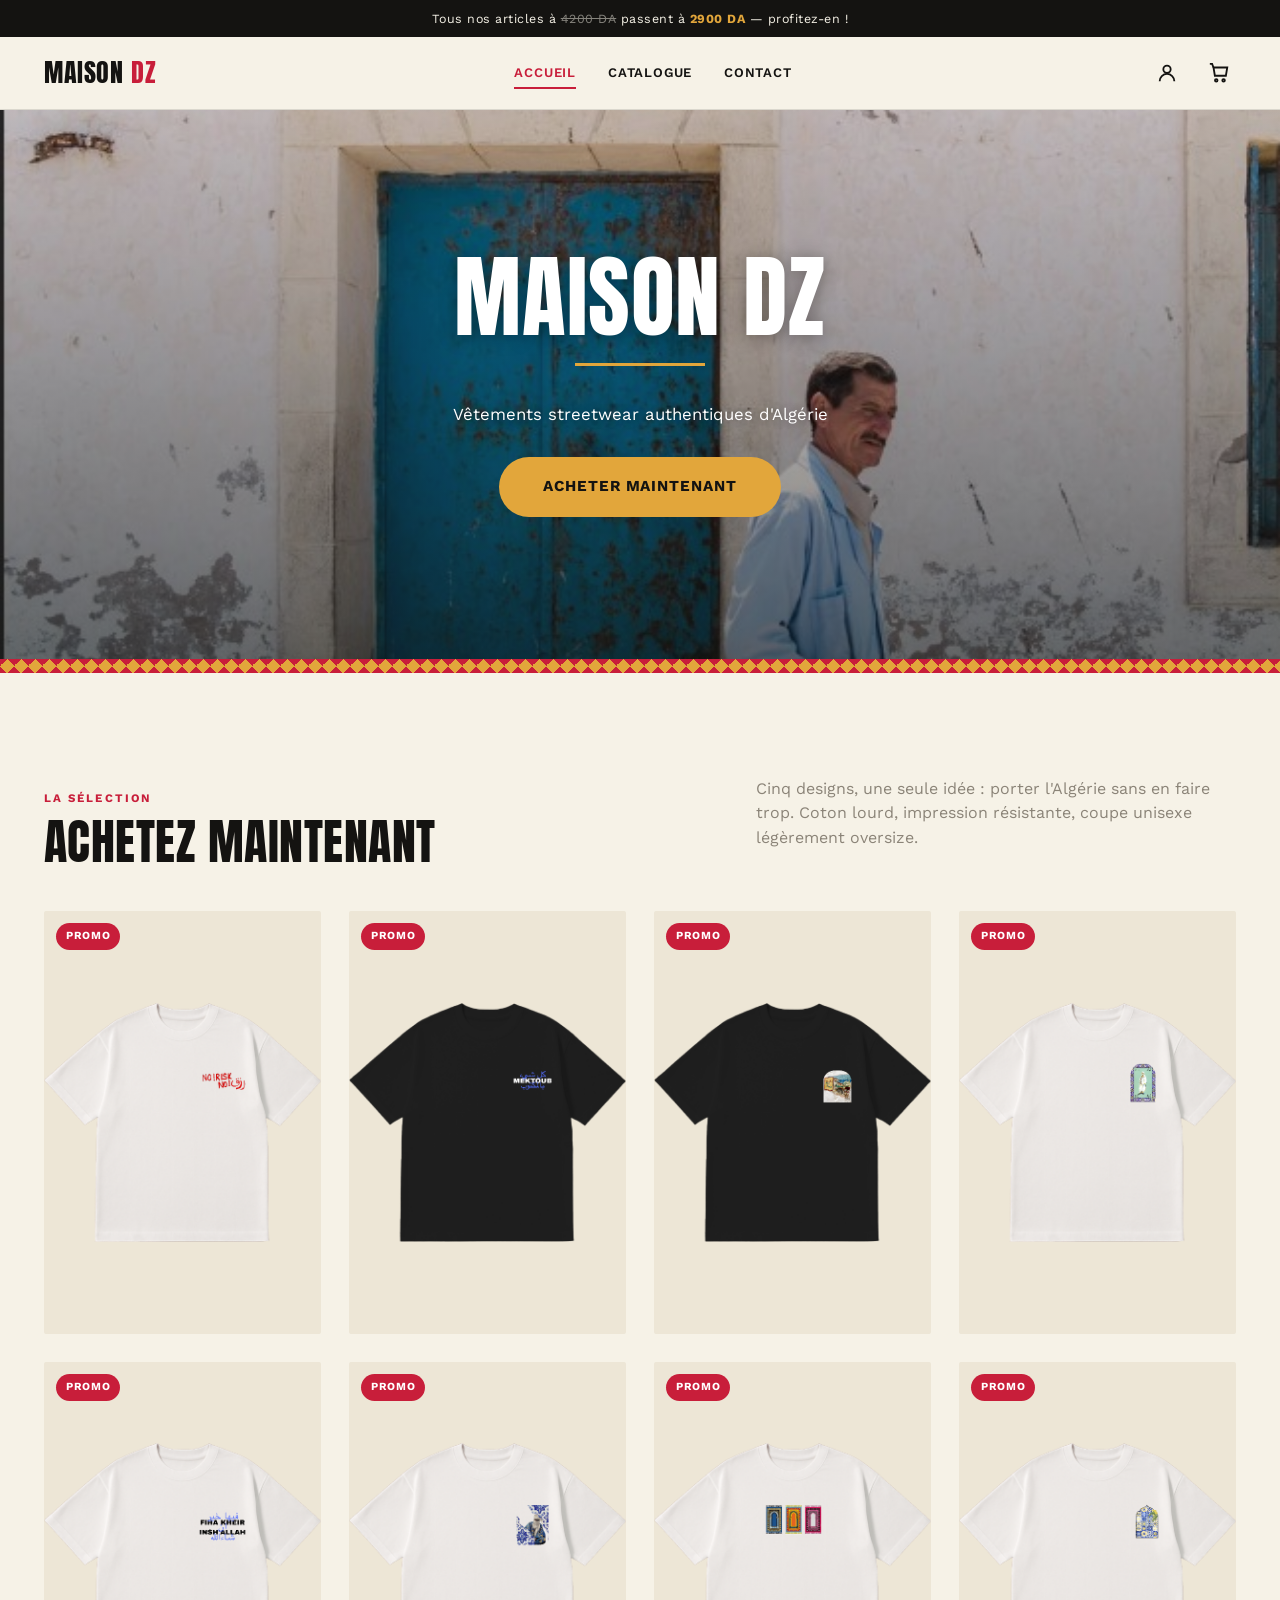
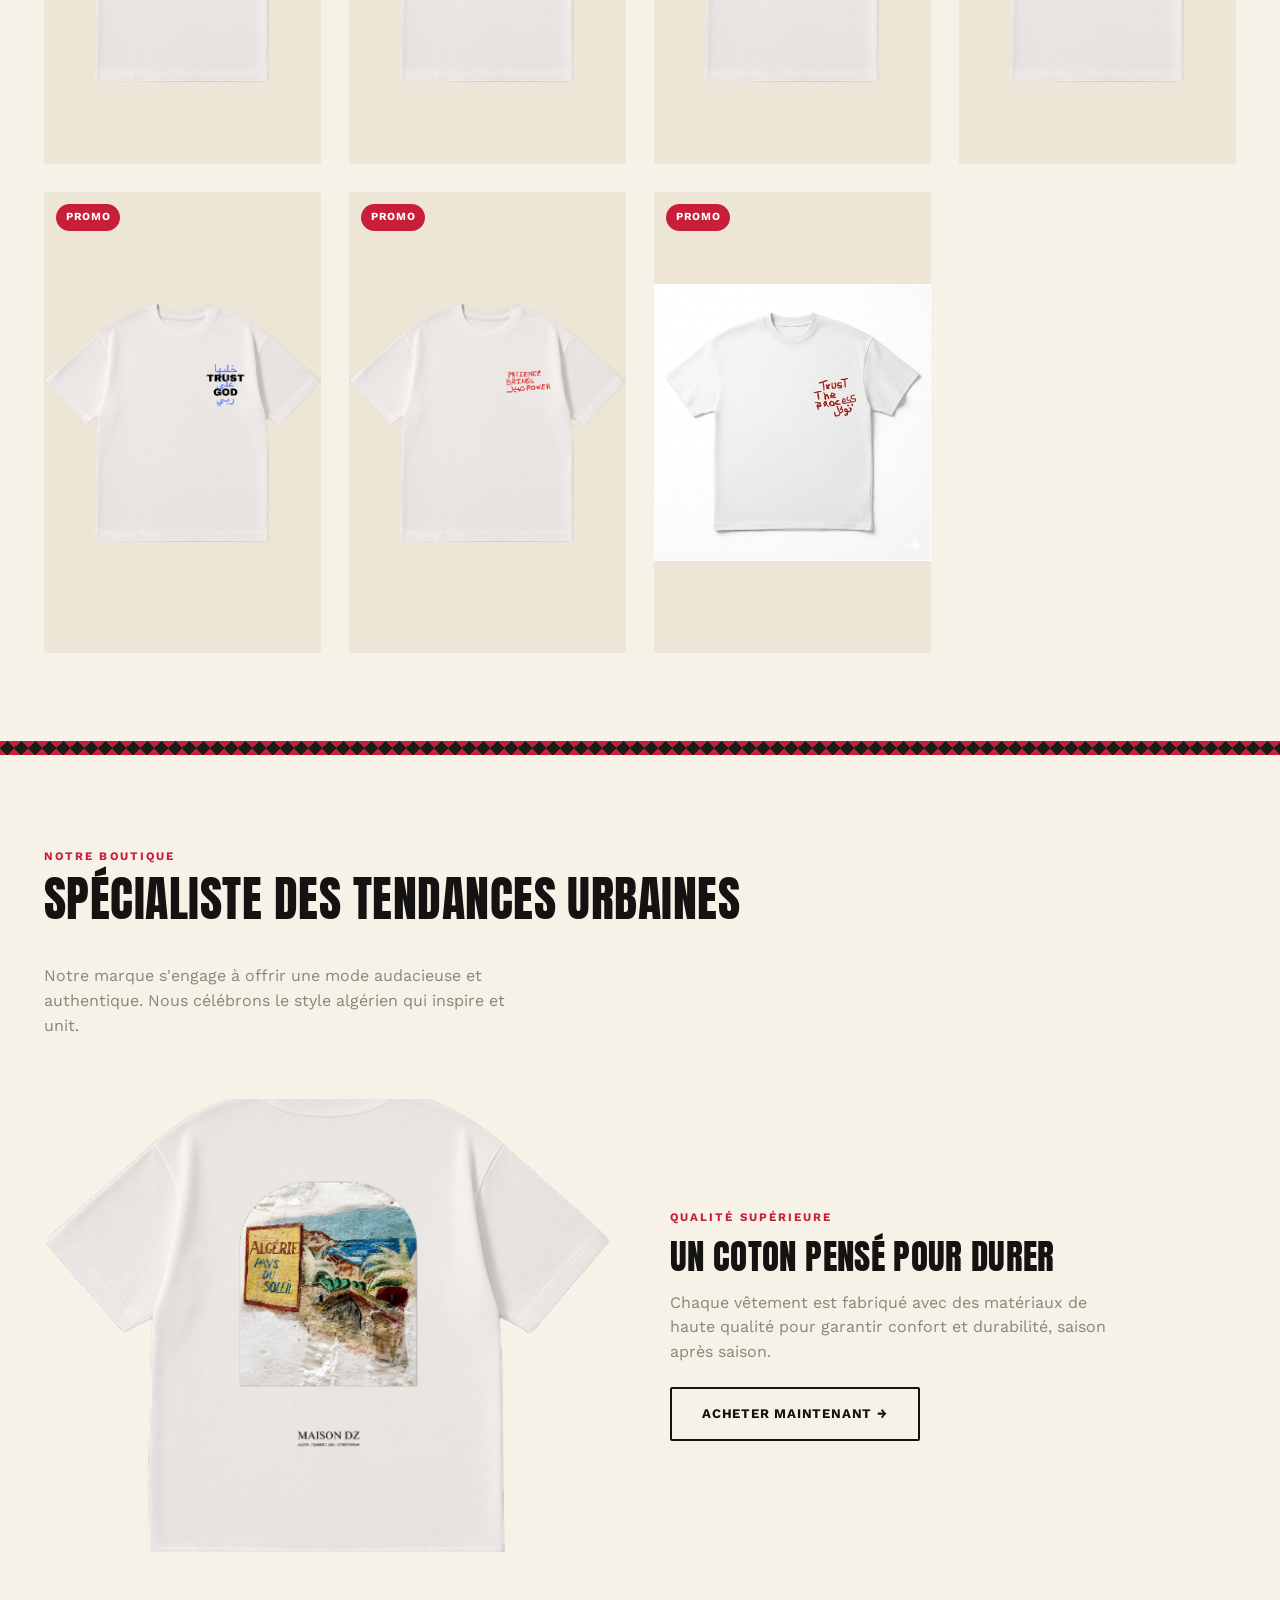
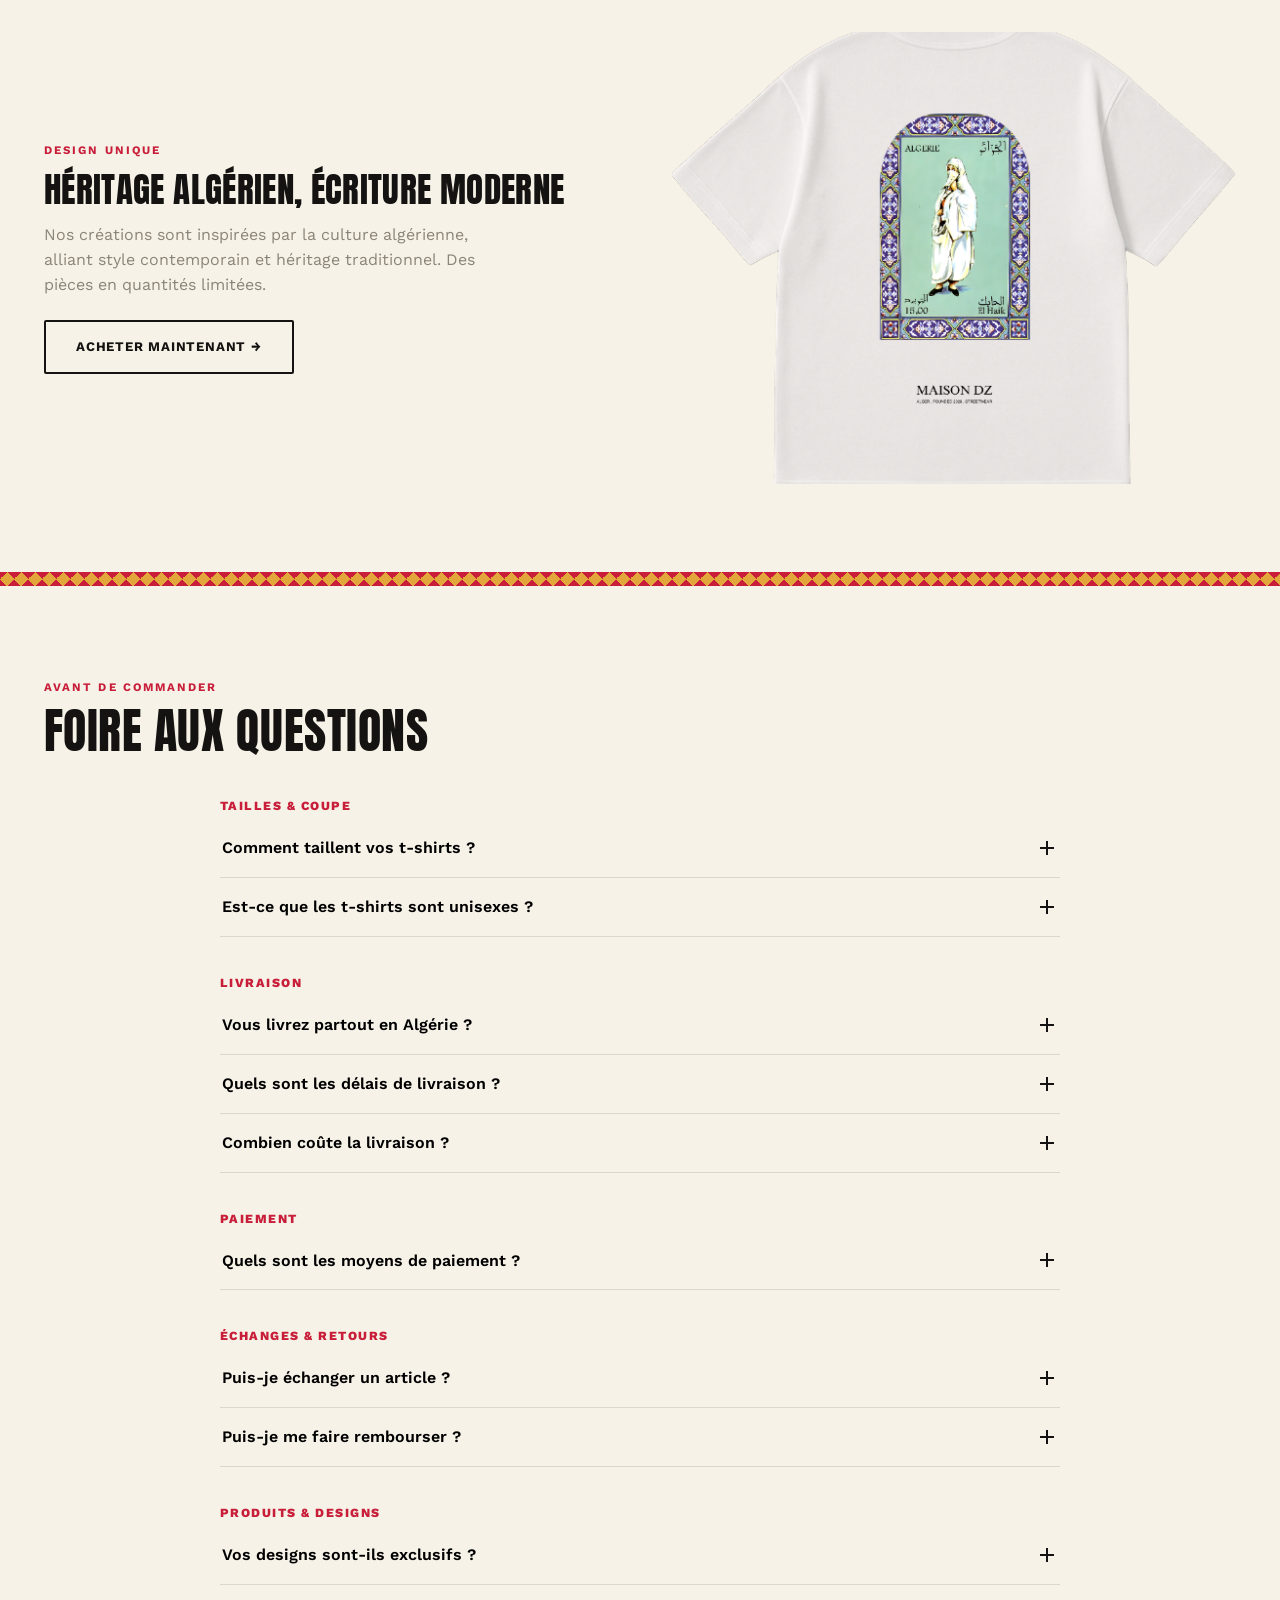
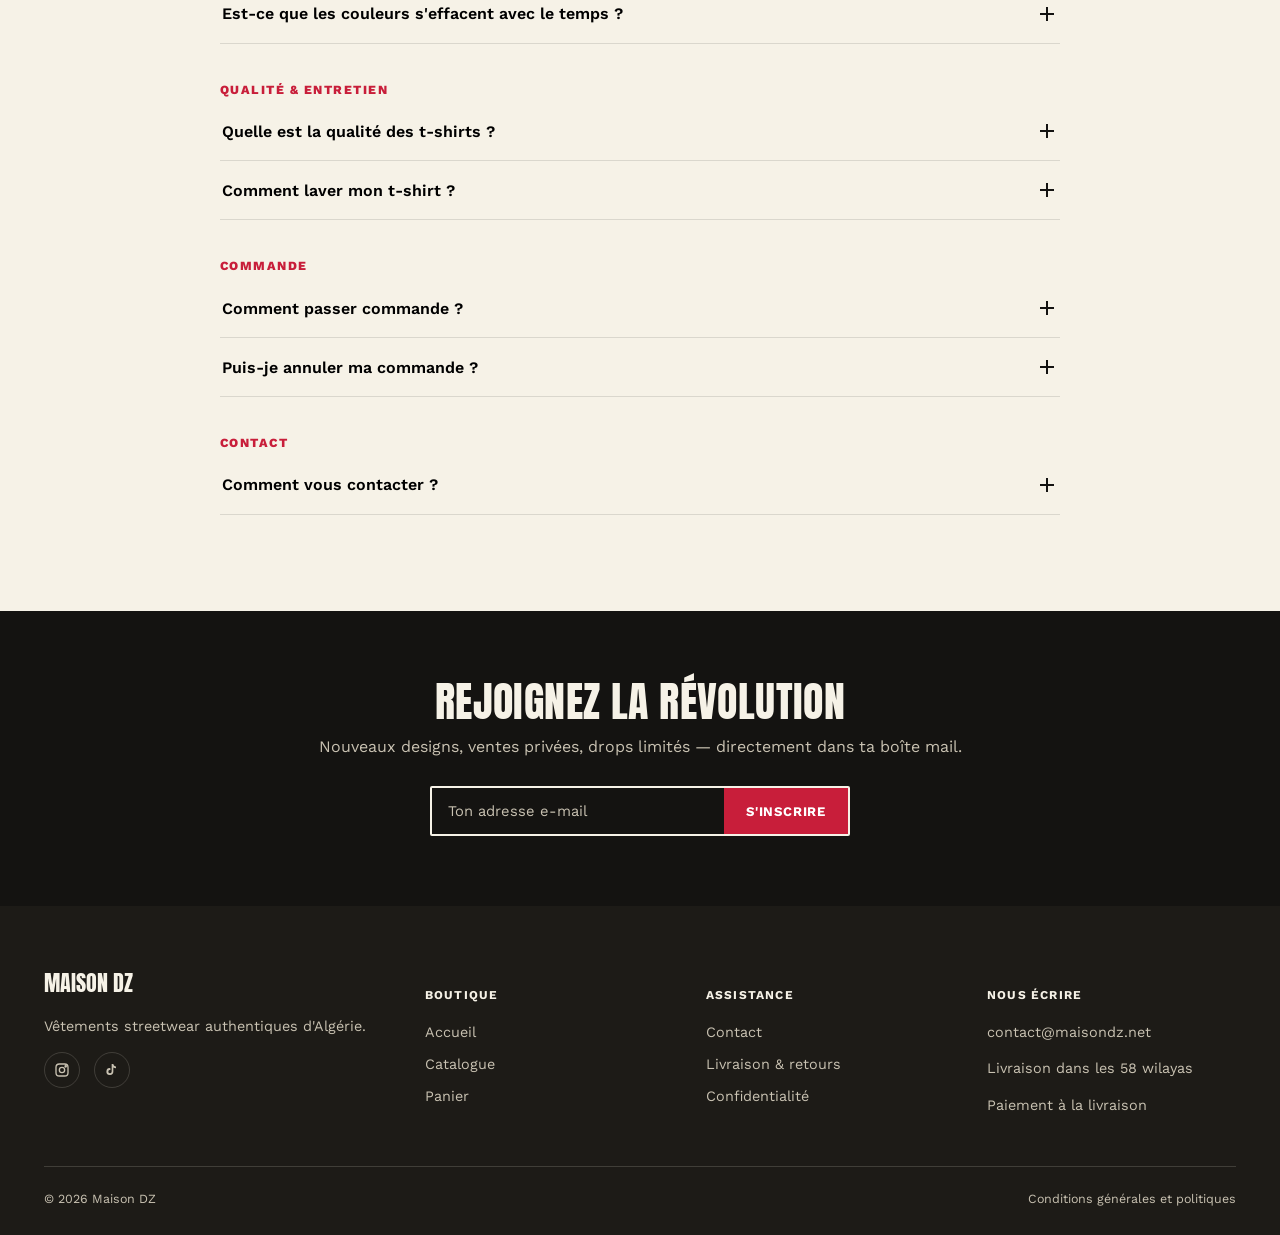
<file: maisondz-site/index.html>
<!doctype html>
<html lang="fr">
<head>
<meta charset="UTF-8">
<meta name="viewport" content="width=device-width, initial-scale=1">
<title>Maison DZ — Vêtements streetwear authentiques d'Algérie</title>
<meta name="description" content="Maison DZ — streetwear inspiré de l'identité algérienne. Livraison dans toutes les wilayas, paiement à la livraison.">
<link rel="icon" href="data:image/svg+xml,<svg xmlns=%22http://www.w3.org/2000/svg%22 viewBox=%220 0 100 100%22><rect width=%22100%22 height=%22100%22 fill=%22%23141311%22/><text x=%2250%22 y=%2268%22 font-size=%2260%22 font-family=%22Arial Black,sans-serif%22 fill=%22%23C81E3A%22 text-anchor=%22middle%22>M</text></svg>">
<link rel="stylesheet" href="css/style.css">
</head>
<body>

<div class="promo-bar">Tous nos articles à <s>4200 DA</s> passent à <strong>2900 DA</strong> — profitez-en !</div>

<header class="site-header">
  <div class="container">
    <a href="index.html" class="logo">MAISON<span>DZ</span></a>

    <nav class="main-nav">
      <a href="index.html" class="active">Accueil</a>
      <a href="catalogue.html">Catalogue</a>
      <a href="contact.html">Contact</a>
    </nav>

    <div class="header-actions">
      <button class="icon-btn menu-toggle" aria-label="Ouvrir le menu" aria-expanded="false">
        <svg viewBox="0 0 24 24" fill="none" stroke="currentColor" stroke-width="2"><line x1="3" y1="6" x2="21" y2="6"/><line x1="3" y1="12" x2="21" y2="12"/><line x1="3" y1="18" x2="21" y2="18"/></svg>
      </button>
      <a href="contact.html" class="icon-btn" aria-label="Contact">
        <svg viewBox="0 0 24 24" fill="none" stroke="currentColor" stroke-width="2"><circle cx="12" cy="8" r="4"/><path d="M4 21c0-4.4 3.6-8 8-8s8 3.6 8 8"/></svg>
      </a>
      <button class="icon-btn" data-open-cart aria-label="Panier">
        <svg viewBox="0 0 24 24" fill="none" stroke="currentColor" stroke-width="2"><path d="M6 6h15l-1.5 9h-12z"/><path d="M6 6 4.5 2H2"/><circle cx="9" cy="20" r="1.4"/><circle cx="17" cy="20" r="1.4"/></svg>
        <span class="cart-count">0</span>
      </button>
    </div>
  </div>
</header>

<section class="hero">
  <div class="hero-media">
    <img src="images/hero-douane.jpg" alt="Collection Maison DZ">
    <div class="hero-overlay">
      <h1>Maison DZ</h1>
      <div class="hero-divider"></div>
      <p>Vêtements streetwear authentiques d'Algérie</p>
      <a href="catalogue.html" class="btn btn--pill">Acheter maintenant</a>
    </div>
  </div>
</section>
</section>

<div class="frise" role="presentation"></div>

<section class="section" id="produits">
  <div class="container">
    <div class="section-head">
      <div>
        <span class="eyebrow">La sélection</span>
        <h2>Achetez maintenant</h2>
      </div>
      <p>Cinq designs, une seule idée : porter l'Algérie sans en faire trop. Coton lourd, impression résistante, coupe unisexe légèrement oversize.</p>
    </div>
    <div class="product-grid" id="homeGrid"></div>
  </div>
</section>

<div class="frise frise--dark" role="presentation"></div>

<section class="section" id="boutique">
  <div class="container">
    <div class="section-head">
      <div>
        <span class="eyebrow">Notre boutique</span>
        <h2>Spécialiste des tendances urbaines</h2>
      </div>
      <p>Notre marque s'engage à offrir une mode audacieuse et authentique. Nous célébrons le style algérien qui inspire et unit.</p>
    </div>

    <div class="editorial-row">
      <div class="editorial-media">
        <img src="images/soleil-back-blanc.png" alt="Qualité supérieure Maison DZ">
      </div>
      <div class="editorial-copy">
        <span class="eyebrow">Qualité supérieure</span>
        <h3>Un coton pensé pour durer</h3>
        <p>Chaque vêtement est fabriqué avec des matériaux de haute qualité pour garantir confort et durabilité, saison après saison.</p>
        <a href="catalogue.html" class="btn btn--ghost">Acheter maintenant →</a>
      </div>
    </div>

    <div class="editorial-row reverse">
      <div class="editorial-media">
        <img src="images/hayk-back-blanc.png" alt="Design unique Maison DZ">
      </div>
      <div class="editorial-copy">
        <span class="eyebrow">Design unique</span>
        <h3>Héritage algérien, écriture moderne</h3>
        <p>Nos créations sont inspirées par la culture algérienne, alliant style contemporain et héritage traditionnel. Des pièces en quantités limitées.</p>
        <a href="catalogue.html" class="btn btn--ghost">Acheter maintenant →</a>
      </div>
    </div>
  </div>
</section>

<div class="frise" role="presentation"></div>

<section class="section" id="faq">
  <div class="container">
    <div class="section-head">
      <div>
        <span class="eyebrow">Avant de commander</span>
        <h2>Foire aux questions</h2>
      </div>
    </div>

    <div class="faq-wrap">
      <div class="faq-cat">
        <h4>Tailles & coupe</h4>
        <div class="faq-item">
          <button class="faq-q"><span>Comment taillent vos t-shirts ?</span><span class="plus"></span></button>
          <div class="faq-a"><p>Nos t-shirts taillent normalement, avec une coupe légèrement oversize pour un style moderne. Si tu hésites entre deux tailles, prends celle au-dessus pour un effet plus loose.</p></div>
        </div>
        <div class="faq-item">
          <button class="faq-q"><span>Est-ce que les t-shirts sont unisexes ?</span><span class="plus"></span></button>
          <div class="faq-a"><p>Oui, tous nos modèles sont unisexes.</p></div>
        </div>
      </div>

      <div class="faq-cat">
        <h4>Livraison</h4>
        <div class="faq-item">
          <button class="faq-q"><span>Vous livrez partout en Algérie ?</span><span class="plus"></span></button>
          <div class="faq-a"><p>Oui, livraison disponible dans toutes les wilayas.</p></div>
        </div>
        <div class="faq-item">
          <button class="faq-q"><span>Quels sont les délais de livraison ?</span><span class="plus"></span></button>
          <div class="faq-a"><p>Entre 2 et 5 jours ouvrables selon ta wilaya.</p></div>
        </div>
        <div class="faq-item">
          <button class="faq-q"><span>Combien coûte la livraison ?</span><span class="plus"></span></button>
          <div class="faq-a"><p>Les frais de livraison sont calculés et confirmés lors de la prise de commande.</p></div>
        </div>
      </div>

      <div class="faq-cat">
        <h4>Paiement</h4>
        <div class="faq-item">
          <button class="faq-q"><span>Quels sont les moyens de paiement ?</span><span class="plus"></span></button>
          <div class="faq-a"><p>Paiement à la livraison (Cash), disponible partout en Algérie.</p></div>
        </div>
      </div>

      <div class="faq-cat">
        <h4>Échanges & retours</h4>
        <div class="faq-item">
          <button class="faq-q"><span>Puis-je échanger un article ?</span><span class="plus"></span></button>
          <div class="faq-a"><p>Oui, échange possible si la taille ne convient pas, dans un délai de 48h après réception.</p></div>
        </div>
        <div class="faq-item">
          <button class="faq-q"><span>Puis-je me faire rembourser ?</span><span class="plus"></span></button>
          <div class="faq-a"><p>Pour le moment, nous proposons uniquement des échanges.</p></div>
        </div>
      </div>

      <div class="faq-cat">
        <h4>Produits & designs</h4>
        <div class="faq-item">
          <button class="faq-q"><span>Vos designs sont-ils exclusifs ?</span><span class="plus"></span></button>
          <div class="faq-a"><p>Oui, tous nos designs sont créés pour la marque et produits en quantités limitées.</p></div>
        </div>
        <div class="faq-item">
          <button class="faq-q"><span>Est-ce que les couleurs s'effacent avec le temps ?</span><span class="plus"></span></button>
          <div class="faq-a"><p>Non, si tu respectes les conseils d'entretien, l'impression reste intacte.</p></div>
        </div>
      </div>

      <div class="faq-cat">
        <h4>Qualité & entretien</h4>
        <div class="faq-item">
          <button class="faq-q"><span>Quelle est la qualité des t-shirts ?</span><span class="plus"></span></button>
          <div class="faq-a"><p>Nos t-shirts sont sélectionnés pour leur confort et leur durabilité : coton de qualité et impression résistante.</p></div>
        </div>
        <div class="faq-item">
          <button class="faq-q"><span>Comment laver mon t-shirt ?</span><span class="plus"></span></button>
          <div class="faq-a"><p>Lavage à 30°, retourne le t-shirt avant lavage, évite le sèche-linge.</p></div>
        </div>
      </div>

      <div class="faq-cat">
        <h4>Commande</h4>
        <div class="faq-item">
          <button class="faq-q"><span>Comment passer commande ?</span><span class="plus"></span></button>
          <div class="faq-a"><p>Ajoute ton article au panier, remplis tes informations et valide. Tu seras contacté pour confirmation.</p></div>
        </div>
        <div class="faq-item">
          <button class="faq-q"><span>Puis-je annuler ma commande ?</span><span class="plus"></span></button>
          <div class="faq-a"><p>Oui, tant qu'elle n'a pas encore été expédiée.</p></div>
        </div>
      </div>

      <div class="faq-cat">
        <h4>Contact</h4>
        <div class="faq-item">
          <button class="faq-q"><span>Comment vous contacter ?</span><span class="plus"></span></button>
          <div class="faq-a"><p>Tu peux nous écrire sur Instagram ou via notre formulaire de contact.</p></div>
        </div>
      </div>
    </div>
  </div>
</section>

<section class="newsletter">
  <div class="container">
    <h2>Rejoignez la révolution</h2>
    <p>Nouveaux designs, ventes privées, drops limités — directement dans ta boîte mail.</p>
    <form class="newsletter-form">
      <input type="email" placeholder="Ton adresse e-mail" required>
      <button type="submit">S'inscrire</button>
    </form>
  </div>
</section>

<footer class="site-footer">
  <div class="container">
    <div class="footer-grid">
      <div>
        <div class="footer-logo">MAISON DZ</div>
        <p>Vêtements streetwear authentiques d'Algérie.</p>
        <div class="footer-social">
          <a href="https://www.instagram.com/maisondz.off" target="_blank" rel="noopener" aria-label="Instagram">
            <svg viewBox="0 0 24 24" fill="none" stroke="currentColor" stroke-width="2"><rect x="3" y="3" width="18" height="18" rx="5"/><circle cx="12" cy="12" r="4"/><circle cx="17.5" cy="6.5" r="1"/></svg>
          </a>
          <a href="https://www.tiktok.com/@maisondz.off" target="_blank" rel="noopener" aria-label="TikTok">
            <svg viewBox="0 0 24 24" fill="currentColor"><path d="M14 3c.4 2.2 1.9 3.6 4 3.9v2.6c-1.5 0-2.9-.4-4-1.2v6.1a5.2 5.2 0 1 1-4.4-5.1v2.7a2.5 2.5 0 1 0 1.9 2.4V3z"/></svg>
          </a>
        </div>
      </div>
      <div>
        <h5>Boutique</h5>
        <a href="index.html">Accueil</a>
        <a href="catalogue.html">Catalogue</a>
        <a href="panier.html">Panier</a>
      </div>
      <div>
        <h5>Assistance</h5>
        <a href="contact.html">Contact</a>
        <a href="index.html#faq">Livraison & retours</a>
        <a href="politique-confidentialite.html">Confidentialité</a>
      </div>
      <div>
        <h5>Nous écrire</h5>
        <p>contact@maisondz.net</p>
        <p>Livraison dans les 58 wilayas</p>
        <p>Paiement à la livraison</p>
      </div>
    </div>
    <div class="footer-bottom">
      <span>© <span class="js-year">2026</span> Maison DZ</span>
      <span>Conditions générales et politiques</span>
    </div>
  </div>
</footer>

<div class="cart-overlay" id="cartOverlay"></div>
<aside class="cart-drawer" id="cartDrawer" aria-label="Panier">
  <div class="cart-drawer__head">
    <h3>Votre panier</h3>
    <button class="cart-drawer__close" id="cartDrawerClose" aria-label="Fermer">×</button>
  </div>
  <div class="cart-drawer__items" id="cartDrawerItems"></div>
  <div class="cart-drawer__foot" id="cartDrawerFoot">
    <div class="cart-subtotal"><span>Sous-total</span><span id="cartDrawerSubtotal">DA 0.00</span></div>
    <a href="panier.html" class="btn btn--carmin btn--block">Voir le panier</a>
  </div>
</aside>

<script src="js/products.js"></script>
<script src="js/cart.js"></script>
<script src="js/main.js"></script>
<script>
  renderProductGrid("homeGrid", PRODUCTS);
</script>
</body>
</html>
</file>
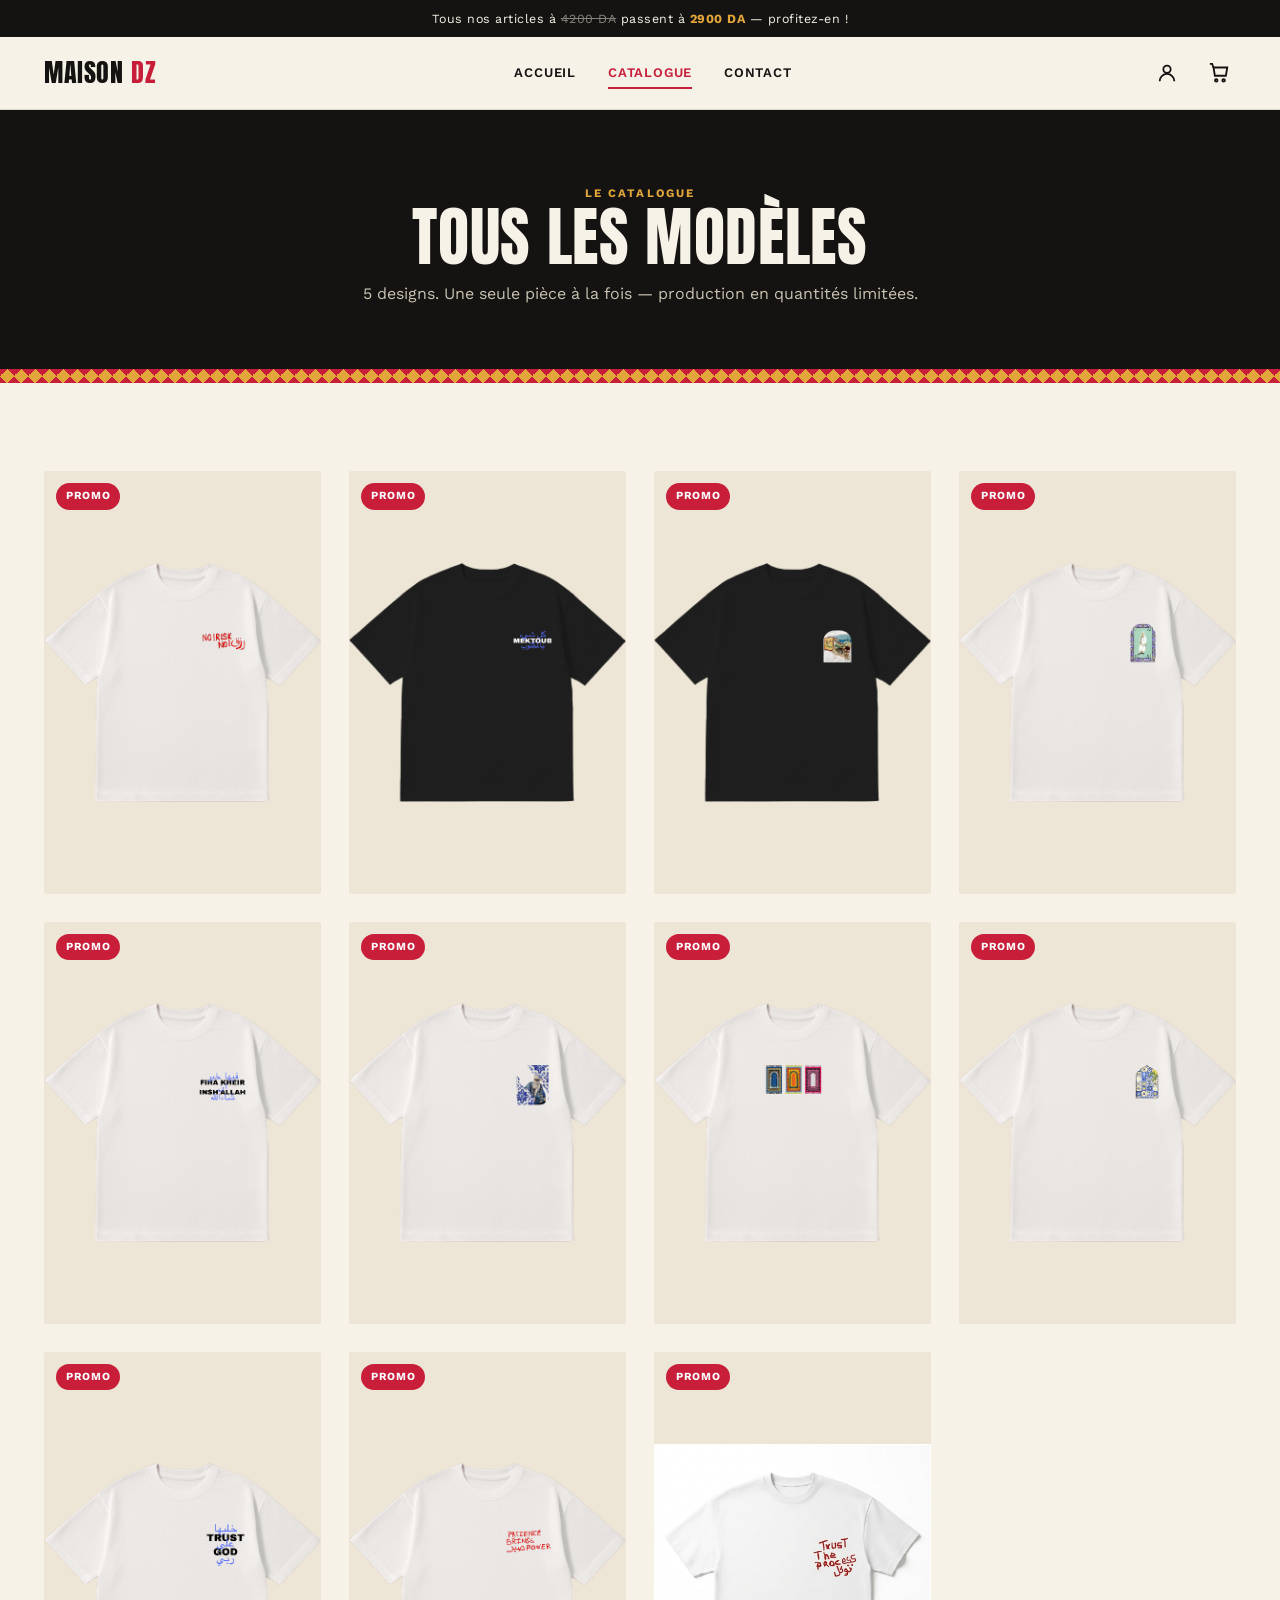
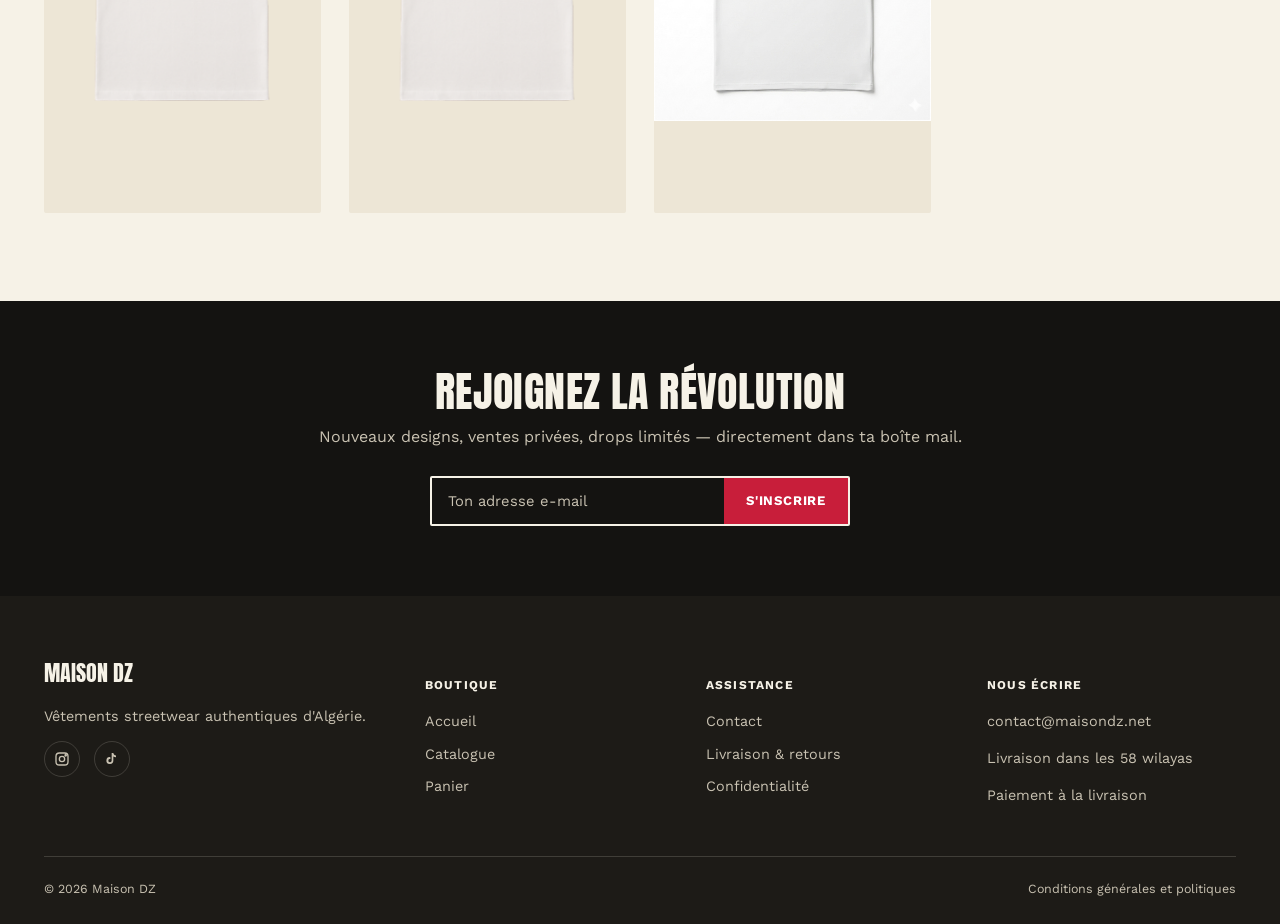
<file: maisondz-site/catalogue.html>
<!doctype html>
<html lang="fr">
<head>
<meta charset="UTF-8">
<meta name="viewport" content="width=device-width, initial-scale=1">
<title>Catalogue — Maison DZ</title>
<meta name="description" content="Tout le catalogue Maison DZ : streetwear inspiré de l'Algérie, 2900 DA, livraison dans toutes les wilayas.">
<link rel="icon" href="data:image/svg+xml,<svg xmlns=%22http://www.w3.org/2000/svg%22 viewBox=%220 0 100 100%22><rect width=%22100%22 height=%22100%22 fill=%22%23141311%22/><text x=%2250%22 y=%2268%22 font-size=%2260%22 font-family=%22Arial Black,sans-serif%22 fill=%22%23C81E3A%22 text-anchor=%22middle%22>M</text></svg>">
<link rel="stylesheet" href="css/style.css">
</head>
<body>

<div class="promo-bar">Tous nos articles à <s>4200 DA</s> passent à <strong>2900 DA</strong> — profitez-en !</div>

<header class="site-header">
  <div class="container">
    <a href="index.html" class="logo">MAISON<span>DZ</span></a>
    <nav class="main-nav">
      <a href="index.html">Accueil</a>
      <a href="catalogue.html" class="active">Catalogue</a>
      <a href="contact.html">Contact</a>
    </nav>
    <div class="header-actions">
      <button class="icon-btn menu-toggle" aria-label="Ouvrir le menu" aria-expanded="false">
        <svg viewBox="0 0 24 24" fill="none" stroke="currentColor" stroke-width="2"><line x1="3" y1="6" x2="21" y2="6"/><line x1="3" y1="12" x2="21" y2="12"/><line x1="3" y1="18" x2="21" y2="18"/></svg>
      </button>
      <a href="contact.html" class="icon-btn" aria-label="Contact">
        <svg viewBox="0 0 24 24" fill="none" stroke="currentColor" stroke-width="2"><circle cx="12" cy="8" r="4"/><path d="M4 21c0-4.4 3.6-8 8-8s8 3.6 8 8"/></svg>
      </a>
      <button class="icon-btn" data-open-cart aria-label="Panier">
        <svg viewBox="0 0 24 24" fill="none" stroke="currentColor" stroke-width="2"><path d="M6 6h15l-1.5 9h-12z"/><path d="M6 6 4.5 2H2"/><circle cx="9" cy="20" r="1.4"/><circle cx="17" cy="20" r="1.4"/></svg>
        <span class="cart-count">0</span>
      </button>
    </div>
  </div>
</header>

<section class="cat-hero">
  <div class="container">
    <span class="eyebrow" style="color:var(--or)">Le catalogue</span>
    <h1>Tous les modèles</h1>
    <p>5 designs. Une seule pièce à la fois — production en quantités limitées.</p>
  </div>
</section>

<div class="frise" role="presentation"></div>

<section class="section">
  <div class="container">
    <div class="product-grid" id="catalogueGrid"></div>
  </div>
</section>

<section class="newsletter">
  <div class="container">
    <h2>Rejoignez la révolution</h2>
    <p>Nouveaux designs, ventes privées, drops limités — directement dans ta boîte mail.</p>
    <form class="newsletter-form">
      <input type="email" placeholder="Ton adresse e-mail" required>
      <button type="submit">S'inscrire</button>
    </form>
  </div>
</section>

<footer class="site-footer">
  <div class="container">
    <div class="footer-grid">
      <div>
        <div class="footer-logo">MAISON DZ</div>
        <p>Vêtements streetwear authentiques d'Algérie.</p>
        <div class="footer-social">
          <a href="https://www.instagram.com/maisondz.off" target="_blank" rel="noopener" aria-label="Instagram">
            <svg viewBox="0 0 24 24" fill="none" stroke="currentColor" stroke-width="2"><rect x="3" y="3" width="18" height="18" rx="5"/><circle cx="12" cy="12" r="4"/><circle cx="17.5" cy="6.5" r="1"/></svg>
          </a>
          <a href="https://www.tiktok.com/@maisondz.off" target="_blank" rel="noopener" aria-label="TikTok">
            <svg viewBox="0 0 24 24" fill="currentColor"><path d="M14 3c.4 2.2 1.9 3.6 4 3.9v2.6c-1.5 0-2.9-.4-4-1.2v6.1a5.2 5.2 0 1 1-4.4-5.1v2.7a2.5 2.5 0 1 0 1.9 2.4V3z"/></svg>
          </a>
        </div>
      </div>
      <div>
        <h5>Boutique</h5>
        <a href="index.html">Accueil</a>
        <a href="catalogue.html">Catalogue</a>
        <a href="panier.html">Panier</a>
      </div>
      <div>
        <h5>Assistance</h5>
        <a href="contact.html">Contact</a>
        <a href="index.html#faq">Livraison & retours</a>
        <a href="politique-confidentialite.html">Confidentialité</a>
      </div>
      <div>
        <h5>Nous écrire</h5>
        <p>contact@maisondz.net</p>
        <p>Livraison dans les 58 wilayas</p>
        <p>Paiement à la livraison</p>
      </div>
    </div>
    <div class="footer-bottom">
      <span>© <span class="js-year">2026</span> Maison DZ</span>
      <span>Conditions générales et politiques</span>
    </div>
  </div>
</footer>

<div class="cart-overlay" id="cartOverlay"></div>
<aside class="cart-drawer" id="cartDrawer" aria-label="Panier">
  <div class="cart-drawer__head">
    <h3>Votre panier</h3>
    <button class="cart-drawer__close" id="cartDrawerClose" aria-label="Fermer">×</button>
  </div>
  <div class="cart-drawer__items" id="cartDrawerItems"></div>
  <div class="cart-drawer__foot" id="cartDrawerFoot">
    <div class="cart-subtotal"><span>Sous-total</span><span id="cartDrawerSubtotal">DA 0.00</span></div>
    <a href="panier.html" class="btn btn--carmin btn--block">Voir le panier</a>
  </div>
</aside>

<script src="js/products.js"></script>
<script src="js/cart.js"></script>
<script src="js/main.js"></script>
<script>
  renderProductGrid("catalogueGrid", PRODUCTS);
</script>
</body>
</html>
</file>
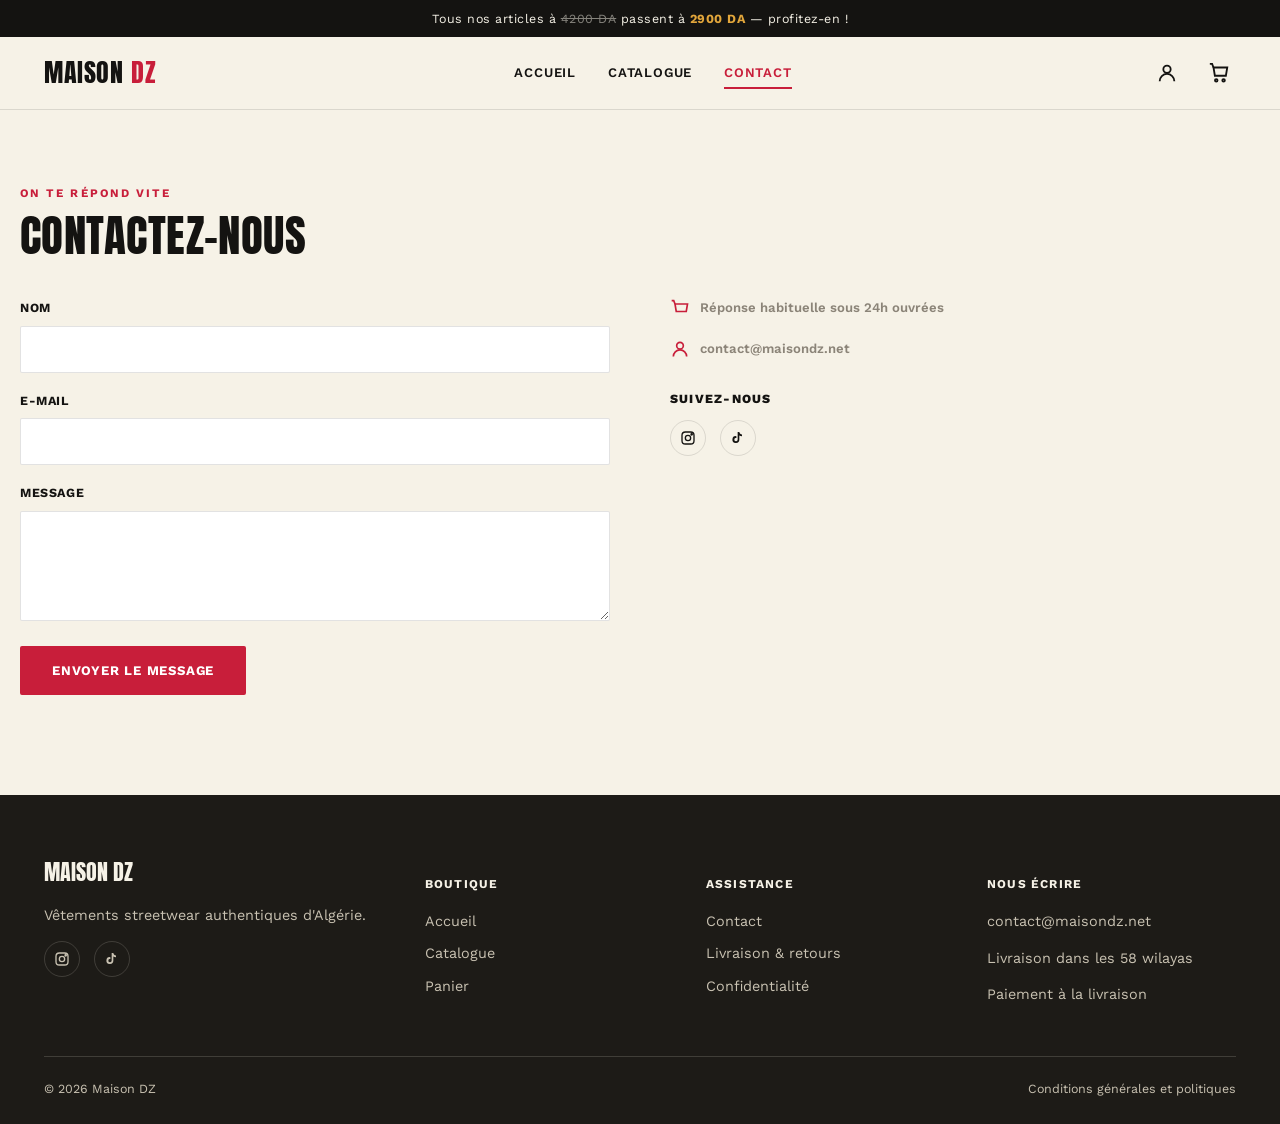
<file: maisondz-site/contact.html>
<!doctype html>
<html lang="fr">
<head>
<meta charset="UTF-8">
<meta name="viewport" content="width=device-width, initial-scale=1">
<title>Contact — Maison DZ</title>
<link rel="icon" href="data:image/svg+xml,<svg xmlns=%22http://www.w3.org/2000/svg%22 viewBox=%220 0 100 100%22><rect width=%22100%22 height=%22100%22 fill=%22%23141311%22/><text x=%2250%22 y=%2268%22 font-size=%2260%22 font-family=%22Arial Black,sans-serif%22 fill=%22%23C81E3A%22 text-anchor=%22middle%22>M</text></svg>">
<link rel="stylesheet" href="css/style.css">
</head>
<body>

<div class="promo-bar">Tous nos articles à <s>4200 DA</s> passent à <strong>2900 DA</strong> — profitez-en !</div>

<header class="site-header">
  <div class="container">
    <a href="index.html" class="logo">MAISON<span>DZ</span></a>
    <nav class="main-nav">
      <a href="index.html">Accueil</a>
      <a href="catalogue.html">Catalogue</a>
      <a href="contact.html" class="active">Contact</a>
    </nav>
    <div class="header-actions">
      <button class="icon-btn menu-toggle" aria-label="Ouvrir le menu" aria-expanded="false">
        <svg viewBox="0 0 24 24" fill="none" stroke="currentColor" stroke-width="2"><line x1="3" y1="6" x2="21" y2="6"/><line x1="3" y1="12" x2="21" y2="12"/><line x1="3" y1="18" x2="21" y2="18"/></svg>
      </button>
      <a href="contact.html" class="icon-btn" aria-label="Contact">
        <svg viewBox="0 0 24 24" fill="none" stroke="currentColor" stroke-width="2"><circle cx="12" cy="8" r="4"/><path d="M4 21c0-4.4 3.6-8 8-8s8 3.6 8 8"/></svg>
      </a>
      <button class="icon-btn" data-open-cart aria-label="Panier">
        <svg viewBox="0 0 24 24" fill="none" stroke="currentColor" stroke-width="2"><path d="M6 6h15l-1.5 9h-12z"/><path d="M6 6 4.5 2H2"/><circle cx="9" cy="20" r="1.4"/><circle cx="17" cy="20" r="1.4"/></svg>
        <span class="cart-count">0</span>
      </button>
    </div>
  </div>
</header>

<div class="container form-page">
  <span class="eyebrow">On te répond vite</span>
  <h1 style="font-size:clamp(2rem,4vw,2.8rem);margin:8px 0 40px;">Contactez-nous</h1>

  <div class="form-grid">
    <form id="contactForm">
      <div class="field">
        <label for="cNom">Nom</label>
        <input type="text" id="cNom" required>
      </div>
      <div class="field">
        <label for="cEmail">E-mail</label>
        <input type="email" id="cEmail" required>
      </div>
      <div class="field">
        <label for="cMsg">Message</label>
        <textarea id="cMsg" required></textarea>
      </div>
      <button type="submit" class="btn btn--carmin">Envoyer le message</button>
    </form>

    <div>
      <div class="badge-row" style="flex-direction:column;align-items:flex-start;gap:20px;border:none;padding:0;">
        <div class="badge">
          <svg viewBox="0 0 24 24" fill="none" stroke="currentColor" stroke-width="2"><path d="M6 6h15l-1.5 9h-12z"/><path d="M6 6 4.5 2H2"/></svg>
          <span>Réponse habituelle sous 24h ouvrées</span>
        </div>
        <div class="badge">
          <svg viewBox="0 0 24 24" fill="none" stroke="currentColor" stroke-width="2"><circle cx="12" cy="8" r="4"/><path d="M4 21c0-4.4 3.6-8 8-8s8 3.6 8 8"/></svg>
          <span>contact@maisondz.net</span>
        </div>
      </div>

      <div style="margin-top:34px;">
        <h4 style="font-family:var(--font-body);text-transform:uppercase;font-size:0.78rem;letter-spacing:0.1em;font-weight:800;margin-bottom:14px;">Suivez-nous</h4>
        <div class="footer-social" style="margin-top:0;">
          <a href="https://www.instagram.com/maisondz.off" target="_blank" rel="noopener" aria-label="Instagram" style="border-color:var(--ligne);color:var(--noir);">
            <svg viewBox="0 0 24 24" fill="none" stroke="currentColor" stroke-width="2"><rect x="3" y="3" width="18" height="18" rx="5"/><circle cx="12" cy="12" r="4"/><circle cx="17.5" cy="6.5" r="1"/></svg>
          </a>
          <a href="https://www.tiktok.com/@maisondz.off" target="_blank" rel="noopener" aria-label="TikTok" style="border-color:var(--ligne);color:var(--noir);">
            <svg viewBox="0 0 24 24" fill="currentColor"><path d="M14 3c.4 2.2 1.9 3.6 4 3.9v2.6c-1.5 0-2.9-.4-4-1.2v6.1a5.2 5.2 0 1 1-4.4-5.1v2.7a2.5 2.5 0 1 0 1.9 2.4V3z"/></svg>
          </a>
        </div>
      </div>
    </div>
  </div>
</div>

<footer class="site-footer">
  <div class="container">
    <div class="footer-grid">
      <div>
        <div class="footer-logo">MAISON DZ</div>
        <p>Vêtements streetwear authentiques d'Algérie.</p>
        <div class="footer-social">
          <a href="https://www.instagram.com/maisondz.off" target="_blank" rel="noopener" aria-label="Instagram">
            <svg viewBox="0 0 24 24" fill="none" stroke="currentColor" stroke-width="2"><rect x="3" y="3" width="18" height="18" rx="5"/><circle cx="12" cy="12" r="4"/><circle cx="17.5" cy="6.5" r="1"/></svg>
          </a>
          <a href="https://www.tiktok.com/@maisondz.off" target="_blank" rel="noopener" aria-label="TikTok">
            <svg viewBox="0 0 24 24" fill="currentColor"><path d="M14 3c.4 2.2 1.9 3.6 4 3.9v2.6c-1.5 0-2.9-.4-4-1.2v6.1a5.2 5.2 0 1 1-4.4-5.1v2.7a2.5 2.5 0 1 0 1.9 2.4V3z"/></svg>
          </a>
        </div>
      </div>
      <div>
        <h5>Boutique</h5>
        <a href="index.html">Accueil</a>
        <a href="catalogue.html">Catalogue</a>
        <a href="panier.html">Panier</a>
      </div>
      <div>
        <h5>Assistance</h5>
        <a href="contact.html">Contact</a>
        <a href="index.html#faq">Livraison & retours</a>
        <a href="politique-confidentialite.html">Confidentialité</a>
      </div>
      <div>
        <h5>Nous écrire</h5>
        <p>contact@maisondz.net</p>
        <p>Livraison dans les 58 wilayas</p>
        <p>Paiement à la livraison</p>
      </div>
    </div>
    <div class="footer-bottom">
      <span>© <span class="js-year">2026</span> Maison DZ</span>
      <span>Conditions générales et politiques</span>
    </div>
  </div>
</footer>

<div class="cart-overlay" id="cartOverlay"></div>
<aside class="cart-drawer" id="cartDrawer" aria-label="Panier">
  <div class="cart-drawer__head">
    <h3>Votre panier</h3>
    <button class="cart-drawer__close" id="cartDrawerClose" aria-label="Fermer">×</button>
  </div>
  <div class="cart-drawer__items" id="cartDrawerItems"></div>
  <div class="cart-drawer__foot" id="cartDrawerFoot">
    <div class="cart-subtotal"><span>Sous-total</span><span id="cartDrawerSubtotal">DA 0.00</span></div>
    <a href="panier.html" class="btn btn--carmin btn--block">Voir le panier</a>
  </div>
</aside>

<script src="js/products.js"></script>
<script src="js/cart.js"></script>
<script src="js/main.js"></script>
<script>
  document.getElementById("contactForm").addEventListener("submit", (e) => {
    e.preventDefault();
    const nom = document.getElementById("cNom").value;
    const email = document.getElementById("cEmail").value;
    const msg = document.getElementById("cMsg").value;
    const body = `Nom: ${nom}\nE-mail: ${email}\n\n${msg}`;
    window.location.href = `mailto:contact@maisondz.net?subject=${encodeURIComponent("Message depuis le site")}&body=${encodeURIComponent(body)}`;
  });
</script>
</body>
</html>
</file>
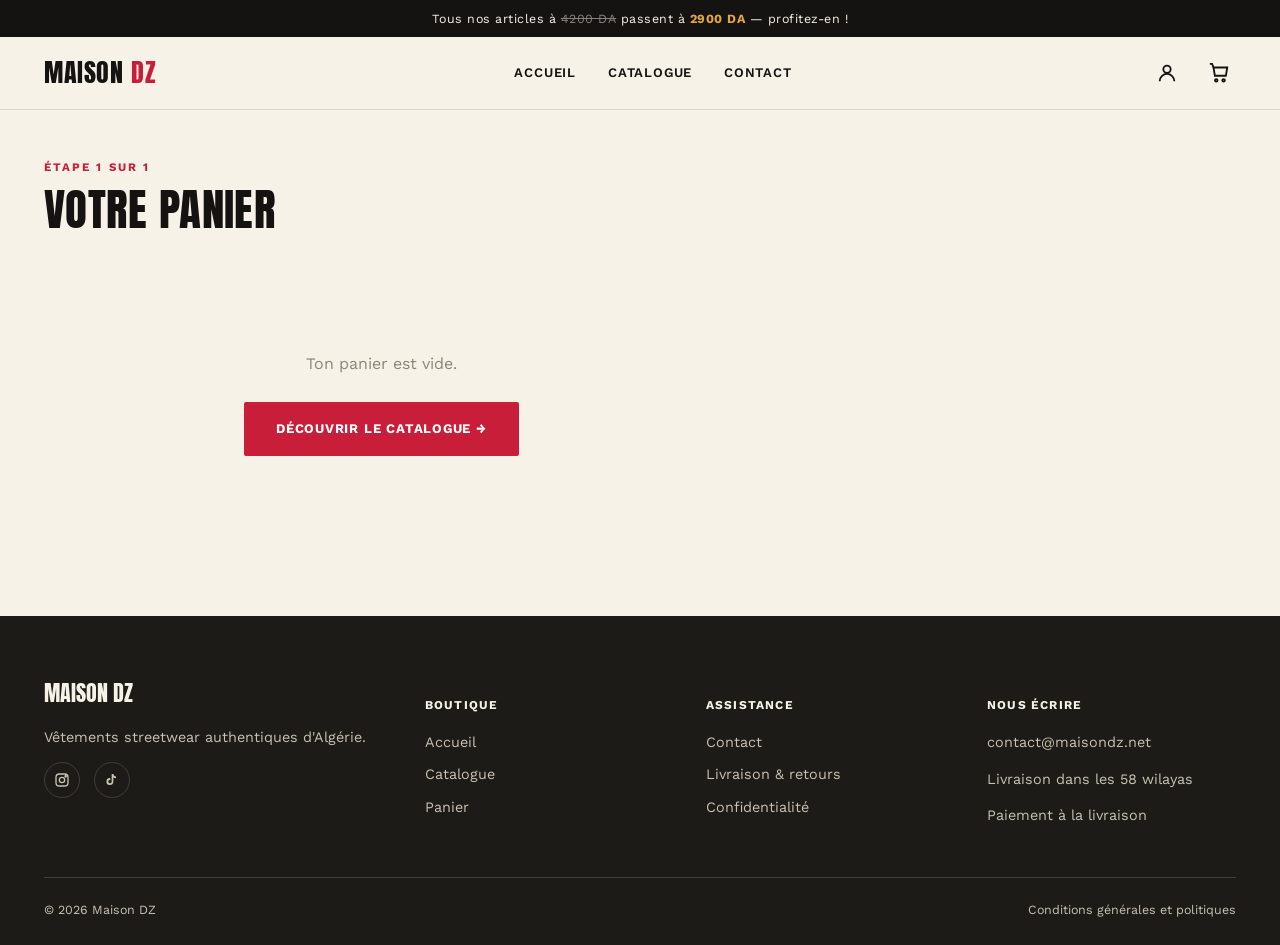
<file: maisondz-site/panier.html>
<!doctype html>
<html lang="fr">
<head>
<meta charset="UTF-8">
<meta name="viewport" content="width=device-width, initial-scale=1">
<title>Panier — Maison DZ</title>
<link rel="icon" href="data:image/svg+xml,<svg xmlns=%22http://www.w3.org/2000/svg%22 viewBox=%220 0 100 100%22><rect width=%22100%22 height=%22100%22 fill=%22%23141311%22/><text x=%2250%22 y=%2268%22 font-size=%2260%22 font-family=%22Arial Black,sans-serif%22 fill=%22%23C81E3A%22 text-anchor=%22middle%22>M</text></svg>">
<link rel="stylesheet" href="css/style.css">
</head>
<body>

<div class="promo-bar">Tous nos articles à <s>4200 DA</s> passent à <strong>2900 DA</strong> — profitez-en !</div>

<header class="site-header">
  <div class="container">
    <a href="index.html" class="logo">MAISON<span>DZ</span></a>
    <nav class="main-nav">
      <a href="index.html">Accueil</a>
      <a href="catalogue.html">Catalogue</a>
      <a href="contact.html">Contact</a>
    </nav>
    <div class="header-actions">
      <button class="icon-btn menu-toggle" aria-label="Ouvrir le menu" aria-expanded="false">
        <svg viewBox="0 0 24 24" fill="none" stroke="currentColor" stroke-width="2"><line x1="3" y1="6" x2="21" y2="6"/><line x1="3" y1="12" x2="21" y2="12"/><line x1="3" y1="18" x2="21" y2="18"/></svg>
      </button>
      <a href="contact.html" class="icon-btn" aria-label="Contact">
        <svg viewBox="0 0 24 24" fill="none" stroke="currentColor" stroke-width="2"><circle cx="12" cy="8" r="4"/><path d="M4 21c0-4.4 3.6-8 8-8s8 3.6 8 8"/></svg>
      </a>
      <button class="icon-btn" data-open-cart aria-label="Panier">
        <svg viewBox="0 0 24 24" fill="none" stroke="currentColor" stroke-width="2"><path d="M6 6h15l-1.5 9h-12z"/><path d="M6 6 4.5 2H2"/><circle cx="9" cy="20" r="1.4"/><circle cx="17" cy="20" r="1.4"/></svg>
        <span class="cart-count">0</span>
      </button>
    </div>
  </div>
</header>

<div class="container">
  <div style="padding:44px 0 0;">
    <span class="eyebrow">Étape 1 sur 1</span>
    <h1 style="font-size:clamp(2rem,4vw,2.8rem);margin-top:8px;">Votre panier</h1>
  </div>

  <div class="cart-page">
    <div>
      <div id="cartPageItems"></div>
    </div>

    <div class="summary-box" id="cartSummary">
      <h3>Récapitulatif</h3>
      <div class="summary-row"><span>Sous-total</span><span id="cartPageTotal">DA 0.00</span></div>
      <div class="summary-row"><span>Livraison</span><span id="deliveryFeeDisplay">Choisis ta wilaya</span></div>
      <div class="summary-row total"><span>Total</span><span id="cartPageGrandTotal">DA 0.00</span></div>

      <form id="checkoutForm" style="margin-top:22px;">
        <div class="field">
          <label for="ckNom">Nom complet</label>
          <input type="text" id="ckNom" required>
        </div>
        <div class="field">
          <label for="ckTel">Téléphone</label>
          <input type="tel" id="ckTel" placeholder="05XX XX XX XX" required>
        </div>
        <div class="row-2">
          <div class="field">
            <label for="ckWilaya">Wilaya</label>
            <select id="ckWilaya" required>
              <option value="" disabled selected>Choisir une wilaya</option>
            </select>
          </div>
          <div class="field">
            <label for="ckCommune">Commune</label>
            <select id="ckCommune" required disabled>
              <option value="" disabled selected>Choisir d'abord la wilaya</option>
            </select>
          </div>
        </div>
        <div class="field" id="deliveryModeField" style="display:none;">
          <label>Mode de livraison</label>
          <div class="swatches">
            <button type="button" class="swatch" id="modeDomicile" onclick="selectDeliveryMode('domicile')">Domicile — <span id="priceDomicile">—</span></button>
            <button type="button" class="swatch" id="modeStopdesk" onclick="selectDeliveryMode('stopdesk')">Stop Desk — <span id="priceStopdesk">—</span></button>
          </div>
          <p id="deliveryUnavailable" style="display:none;color:var(--carmin);font-size:0.82rem;margin-top:10px;">Livraison non disponible pour cette wilaya, contacte-nous directement.</p>
        </div>
        <div class="field">
          <label for="ckAdresse">Adresse complète</label>
          <textarea id="ckAdresse" required></textarea>
        </div>
        <button type="submit" class="btn btn--carmin btn--block">Confirmer ma commande</button>
        <p style="font-size:0.78rem;color:var(--pierre);margin-top:12px;">Paiement à la livraison. Ta commande est envoyée directement à Maison DZ — on te contacte pour confirmer.</p>
      </form>
    </div>
  </div>
</div>

<footer class="site-footer">
  <div class="container">
    <div class="footer-grid">
      <div>
        <div class="footer-logo">MAISON DZ</div>
        <p>Vêtements streetwear authentiques d'Algérie.</p>
        <div class="footer-social">
          <a href="https://www.instagram.com/maisondz.off" target="_blank" rel="noopener" aria-label="Instagram">
            <svg viewBox="0 0 24 24" fill="none" stroke="currentColor" stroke-width="2"><rect x="3" y="3" width="18" height="18" rx="5"/><circle cx="12" cy="12" r="4"/><circle cx="17.5" cy="6.5" r="1"/></svg>
          </a>
          <a href="https://www.tiktok.com/@maisondz.off" target="_blank" rel="noopener" aria-label="TikTok">
            <svg viewBox="0 0 24 24" fill="currentColor"><path d="M14 3c.4 2.2 1.9 3.6 4 3.9v2.6c-1.5 0-2.9-.4-4-1.2v6.1a5.2 5.2 0 1 1-4.4-5.1v2.7a2.5 2.5 0 1 0 1.9 2.4V3z"/></svg>
          </a>
        </div>
      </div>
      <div>
        <h5>Boutique</h5>
        <a href="index.html">Accueil</a>
        <a href="catalogue.html">Catalogue</a>
        <a href="panier.html">Panier</a>
      </div>
      <div>
        <h5>Assistance</h5>
        <a href="contact.html">Contact</a>
        <a href="index.html#faq">Livraison & retours</a>
        <a href="politique-confidentialite.html">Confidentialité</a>
      </div>
      <div>
        <h5>Nous écrire</h5>
        <p>contact@maisondz.net</p>
        <p>Livraison dans les 58 wilayas</p>
        <p>Paiement à la livraison</p>
      </div>
    </div>
    <div class="footer-bottom">
      <span>© <span class="js-year">2026</span> Maison DZ</span>
      <span>Conditions générales et politiques</span>
    </div>
  </div>
</footer>

<div class="cart-overlay" id="cartOverlay"></div>
<aside class="cart-drawer" id="cartDrawer" aria-label="Panier">
  <div class="cart-drawer__head">
    <h3>Votre panier</h3>
    <button class="cart-drawer__close" id="cartDrawerClose" aria-label="Fermer">×</button>
  </div>
  <div class="cart-drawer__items" id="cartDrawerItems"></div>
  <div class="cart-drawer__foot" id="cartDrawerFoot">
    <div class="cart-subtotal"><span>Sous-total</span><span id="cartDrawerSubtotal">DA 0.00</span></div>
    <a href="panier.html" class="btn btn--carmin btn--block">Voir le panier</a>
  </div>
</aside>

<script src="js/wilayas.js"></script>
<script src="js/products.js"></script>
<script src="js/cart.js"></script>
<script src="js/main.js"></script>

</body>
</html>
</file>
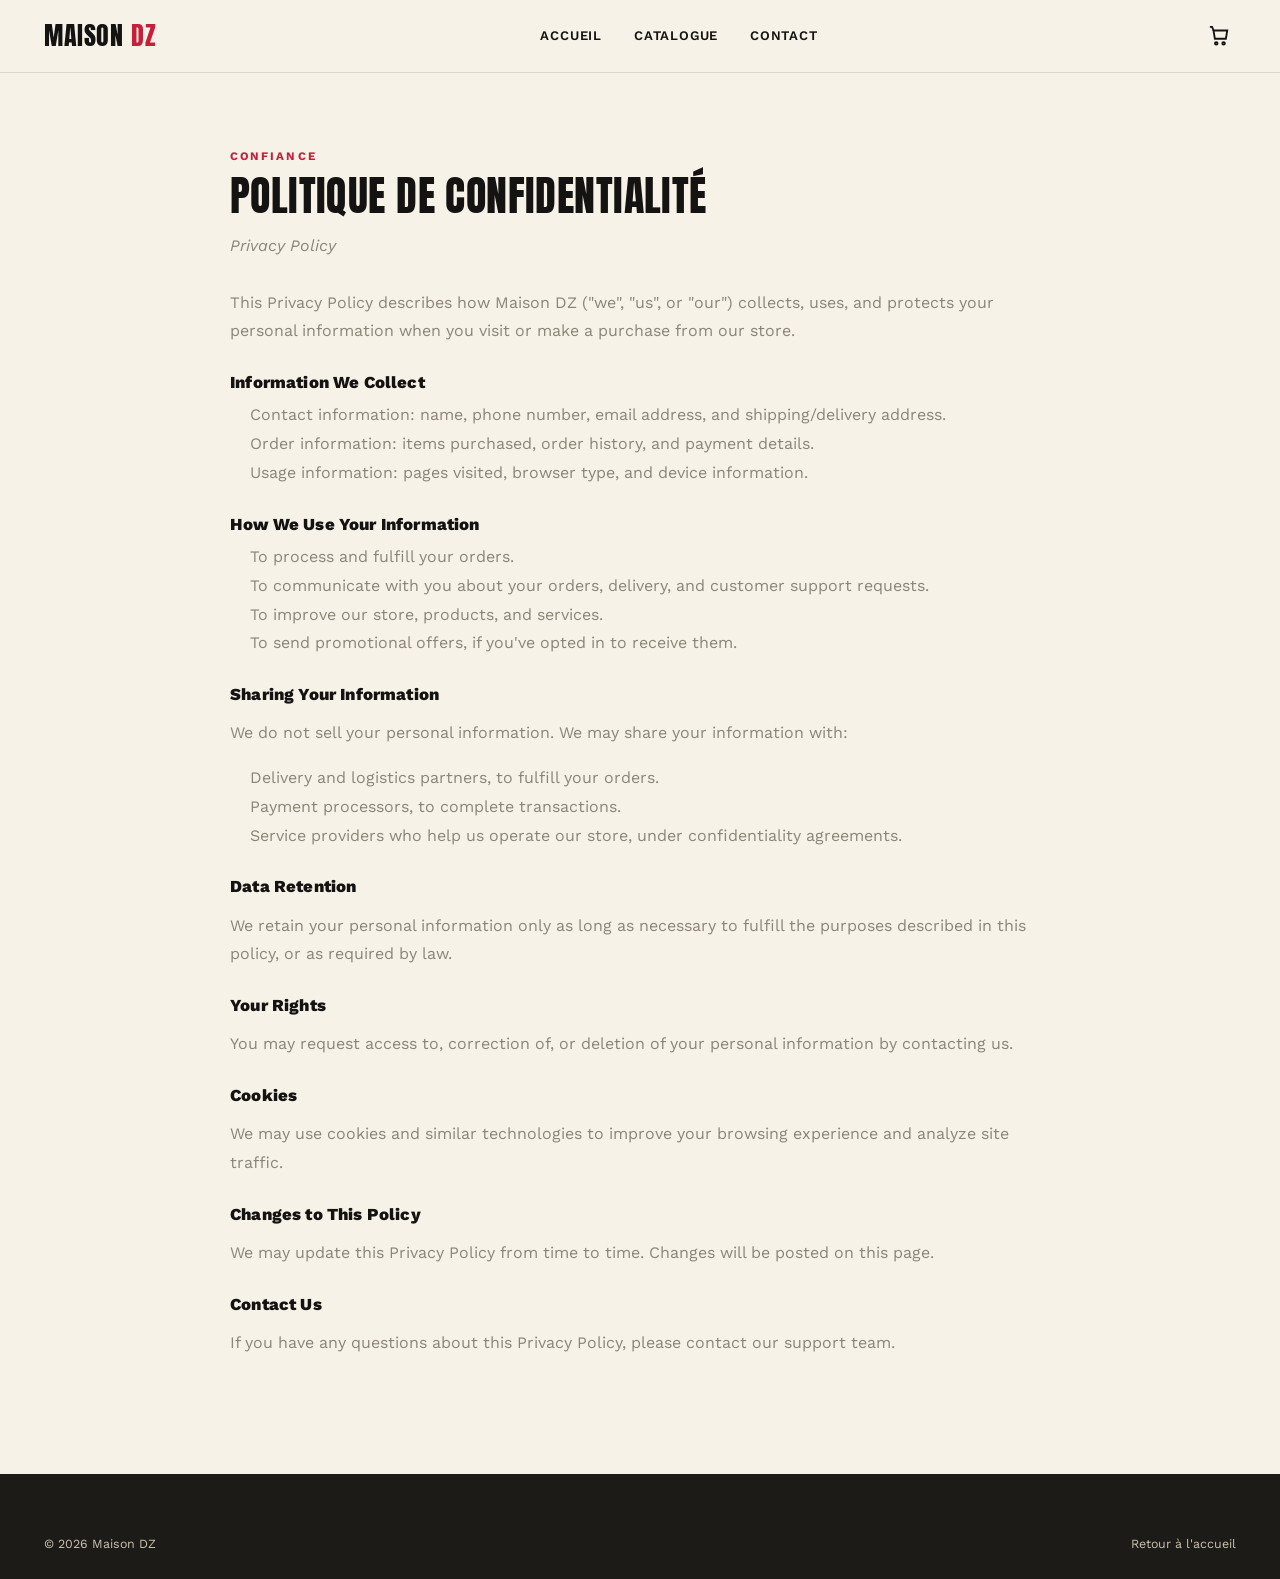
<file: maisondz-site/politique-confidentialite.html>
<!doctype html>
<html lang="fr">
<head>
<meta charset="UTF-8">
<meta name="viewport" content="width=device-width, initial-scale=1">
<title>Politique de confidentialité — Maison DZ</title>
<link rel="icon" href="data:image/svg+xml,<svg xmlns=%22http://www.w3.org/2000/svg%22 viewBox=%220 0 100 100%22><rect width=%22100%22 height=%22100%22 fill=%22%23141311%22/><text x=%2250%22 y=%2268%22 font-size=%2260%22 font-family=%22Arial Black,sans-serif%22 fill=%22%23C81E3A%22 text-anchor=%22middle%22>M</text></svg>">
<link rel="stylesheet" href="css/style.css">
</head>
<body>

<header class="site-header">
  <div class="container">
    <a href="index.html" class="logo">MAISON<span>DZ</span></a>
    <nav class="main-nav">
      <a href="index.html">Accueil</a>
      <a href="catalogue.html">Catalogue</a>
      <a href="contact.html">Contact</a>
    </nav>
    <div class="header-actions">
      <button class="icon-btn menu-toggle" aria-label="Ouvrir le menu" aria-expanded="false">
        <svg viewBox="0 0 24 24" fill="none" stroke="currentColor" stroke-width="2"><line x1="3" y1="6" x2="21" y2="6"/><line x1="3" y1="12" x2="21" y2="12"/><line x1="3" y1="18" x2="21" y2="18"/></svg>
      </button>
      <button class="icon-btn" data-open-cart aria-label="Panier">
        <svg viewBox="0 0 24 24" fill="none" stroke="currentColor" stroke-width="2"><path d="M6 6h15l-1.5 9h-12z"/><path d="M6 6 4.5 2H2"/><circle cx="9" cy="20" r="1.4"/><circle cx="17" cy="20" r="1.4"/></svg>
        <span class="cart-count">0</span>
      </button>
    </div>
  </div>
</header>

<div class="container form-page" style="max-width:820px;">
  <span class="eyebrow">Confiance</span>
  <h1 style="font-size:clamp(2rem,4vw,2.6rem);margin:8px 0 10px;">Politique de confidentialité</h1>
  <p style="color:var(--pierre);font-style:italic;margin-bottom:30px;">Privacy Policy</p>
  <div style="color:var(--pierre);line-height:1.8;">
    <p>This Privacy Policy describes how Maison DZ ("we", "us", or "our") collects, uses, and protects your personal information when you visit or make a purchase from our store.</p>

    <h3 style="font-family:var(--font-body);text-transform:none;font-weight:800;font-size:1.05rem;color:var(--noir);margin:28px 0 10px;">Information We Collect</h3>
    <ul style="padding-left:20px;margin:0 0 20px;">
      <li>Contact information: name, phone number, email address, and shipping/delivery address.</li>
      <li>Order information: items purchased, order history, and payment details.</li>
      <li>Usage information: pages visited, browser type, and device information.</li>
    </ul>

    <h3 style="font-family:var(--font-body);text-transform:none;font-weight:800;font-size:1.05rem;color:var(--noir);margin:28px 0 10px;">How We Use Your Information</h3>
    <ul style="padding-left:20px;margin:0 0 20px;">
      <li>To process and fulfill your orders.</li>
      <li>To communicate with you about your orders, delivery, and customer support requests.</li>
      <li>To improve our store, products, and services.</li>
      <li>To send promotional offers, if you've opted in to receive them.</li>
    </ul>

    <h3 style="font-family:var(--font-body);text-transform:none;font-weight:800;font-size:1.05rem;color:var(--noir);margin:28px 0 10px;">Sharing Your Information</h3>
    <p>We do not sell your personal information. We may share your information with:</p>
    <ul style="padding-left:20px;margin:0 0 20px;">
      <li>Delivery and logistics partners, to fulfill your orders.</li>
      <li>Payment processors, to complete transactions.</li>
      <li>Service providers who help us operate our store, under confidentiality agreements.</li>
    </ul>

    <h3 style="font-family:var(--font-body);text-transform:none;font-weight:800;font-size:1.05rem;color:var(--noir);margin:28px 0 10px;">Data Retention</h3>
    <p>We retain your personal information only as long as necessary to fulfill the purposes described in this policy, or as required by law.</p>

    <h3 style="font-family:var(--font-body);text-transform:none;font-weight:800;font-size:1.05rem;color:var(--noir);margin:28px 0 10px;">Your Rights</h3>
    <p>You may request access to, correction of, or deletion of your personal information by contacting us.</p>

    <h3 style="font-family:var(--font-body);text-transform:none;font-weight:800;font-size:1.05rem;color:var(--noir);margin:28px 0 10px;">Cookies</h3>
    <p>We may use cookies and similar technologies to improve your browsing experience and analyze site traffic.</p>

    <h3 style="font-family:var(--font-body);text-transform:none;font-weight:800;font-size:1.05rem;color:var(--noir);margin:28px 0 10px;">Changes to This Policy</h3>
    <p>We may update this Privacy Policy from time to time. Changes will be posted on this page.</p>

    <h3 style="font-family:var(--font-body);text-transform:none;font-weight:800;font-size:1.05rem;color:var(--noir);margin:28px 0 10px;">Contact Us</h3>
    <p>If you have any questions about this Privacy Policy, please contact our support team.</p>
  </div>
</div>

<footer class="site-footer">
  <div class="container">
    <div class="footer-bottom" style="border:none;padding:0;">
      <span>© <span class="js-year">2026</span> Maison DZ</span>
      <a href="index.html">Retour à l'accueil</a>
    </div>
  </div>
</footer>

<div class="cart-overlay" id="cartOverlay"></div>
<aside class="cart-drawer" id="cartDrawer" aria-label="Panier">
  <div class="cart-drawer__head">
    <h3>Votre panier</h3>
    <button class="cart-drawer__close" id="cartDrawerClose" aria-label="Fermer">×</button>
  </div>
  <div class="cart-drawer__items" id="cartDrawerItems"></div>
  <div class="cart-drawer__foot" id="cartDrawerFoot">
    <div class="cart-subtotal"><span>Sous-total</span><span id="cartDrawerSubtotal">DA 0.00</span></div>
    <a href="panier.html" class="btn btn--carmin btn--block">Voir le panier</a>
  </div>
</aside>

<script src="js/products.js"></script>
<script src="js/cart.js"></script>
<script src="js/main.js"></script>
</body>
</html>
</file>
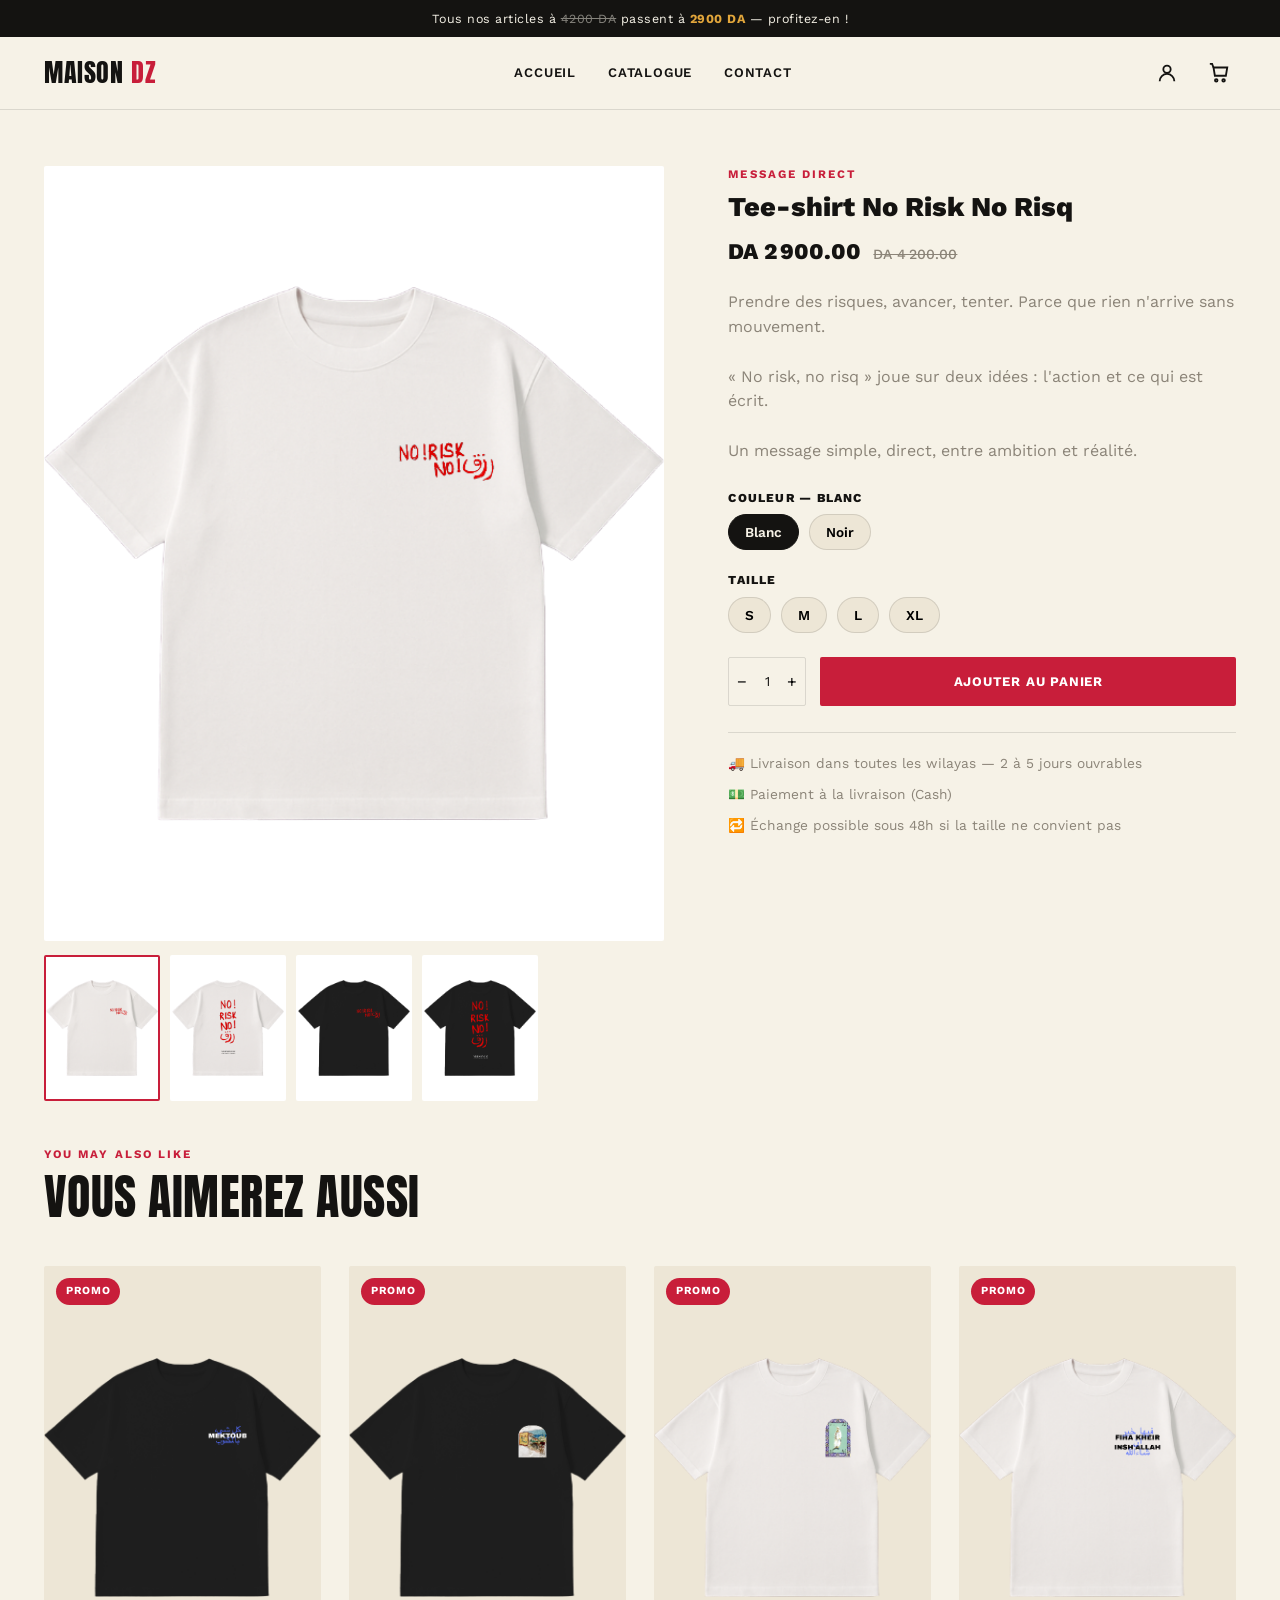
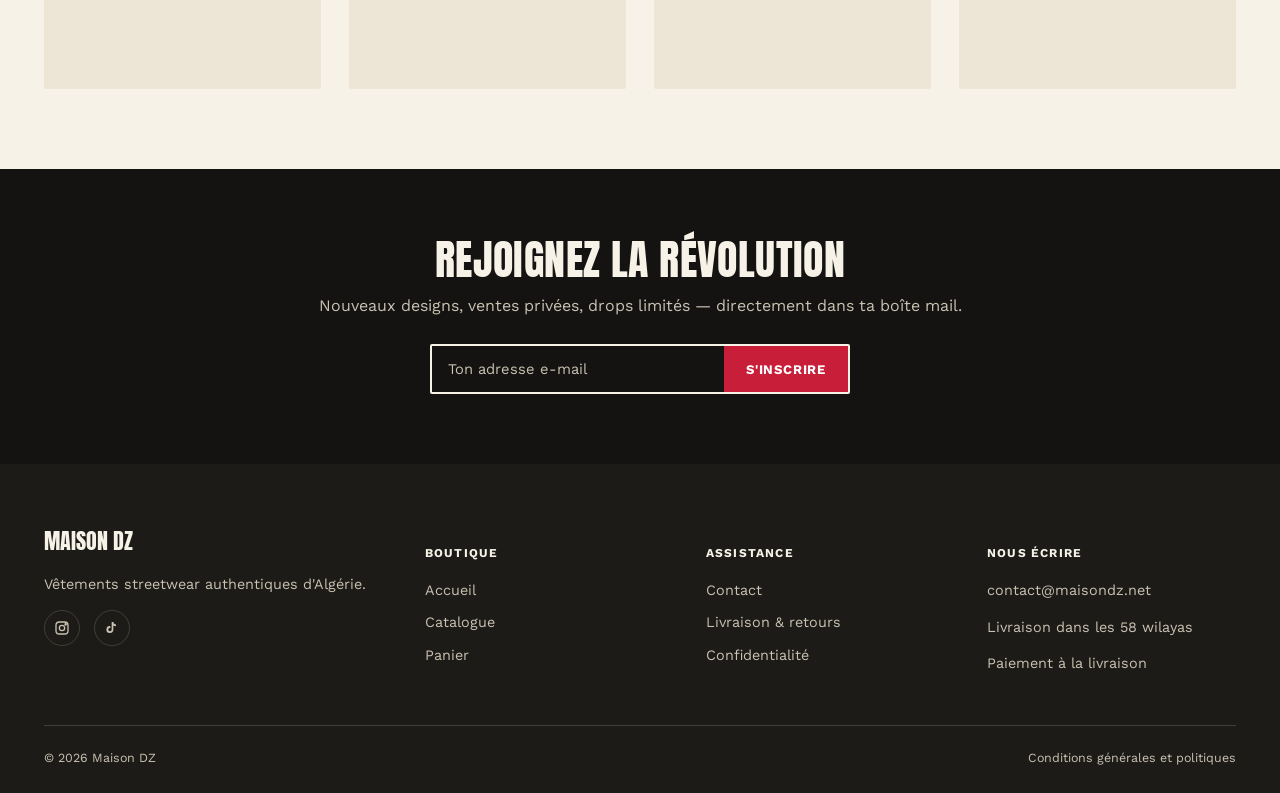
<file: maisondz-site/produit.html>
<!doctype html>
<html lang="fr">
<head>
<meta charset="UTF-8">
<meta name="viewport" content="width=device-width, initial-scale=1">
<title id="pageTitle">Produit — Maison DZ</title>
<link rel="icon" href="data:image/svg+xml,<svg xmlns=%22http://www.w3.org/2000/svg%22 viewBox=%220 0 100 100%22><rect width=%22100%22 height=%22100%22 fill=%22%23141311%22/><text x=%2250%22 y=%2268%22 font-size=%2260%22 font-family=%22Arial Black,sans-serif%22 fill=%22%23C81E3A%22 text-anchor=%22middle%22>M</text></svg>">
<link rel="stylesheet" href="css/style.css">
</head>
<body>

<div class="promo-bar">Tous nos articles à <s>4200 DA</s> passent à <strong>2900 DA</strong> — profitez-en !</div>

<header class="site-header">
  <div class="container">
    <a href="index.html" class="logo">MAISON<span>DZ</span></a>
    <nav class="main-nav">
      <a href="index.html">Accueil</a>
      <a href="catalogue.html">Catalogue</a>
      <a href="contact.html">Contact</a>
    </nav>
    <div class="header-actions">
      <button class="icon-btn menu-toggle" aria-label="Ouvrir le menu" aria-expanded="false">
        <svg viewBox="0 0 24 24" fill="none" stroke="currentColor" stroke-width="2"><line x1="3" y1="6" x2="21" y2="6"/><line x1="3" y1="12" x2="21" y2="12"/><line x1="3" y1="18" x2="21" y2="18"/></svg>
      </button>
      <a href="contact.html" class="icon-btn" aria-label="Contact">
        <svg viewBox="0 0 24 24" fill="none" stroke="currentColor" stroke-width="2"><circle cx="12" cy="8" r="4"/><path d="M4 21c0-4.4 3.6-8 8-8s8 3.6 8 8"/></svg>
      </a>
      <button class="icon-btn" data-open-cart aria-label="Panier">
        <svg viewBox="0 0 24 24" fill="none" stroke="currentColor" stroke-width="2"><path d="M6 6h15l-1.5 9h-12z"/><path d="M6 6 4.5 2H2"/><circle cx="9" cy="20" r="1.4"/><circle cx="17" cy="20" r="1.4"/></svg>
        <span class="cart-count">0</span>
      </button>
    </div>
  </div>
</header>

<div class="container">
  <div class="pdp" id="pdpRoot">
    <!-- rempli en JS -->
  </div>

  <div id="alsoLikeSection" style="padding:20px 0 80px;">
    <div class="section-head">
      <div><span class="eyebrow">You may also like</span><h2>Vous aimerez aussi</h2></div>
    </div>
    <div class="product-grid" id="alsoLikeGrid"></div>
  </div>
</div>

<section class="newsletter">
  <div class="container">
    <h2>Rejoignez la révolution</h2>
    <p>Nouveaux designs, ventes privées, drops limités — directement dans ta boîte mail.</p>
    <form class="newsletter-form">
      <input type="email" placeholder="Ton adresse e-mail" required>
      <button type="submit">S'inscrire</button>
    </form>
  </div>
</section>

<footer class="site-footer">
  <div class="container">
    <div class="footer-grid">
      <div>
        <div class="footer-logo">MAISON DZ</div>
        <p>Vêtements streetwear authentiques d'Algérie.</p>
        <div class="footer-social">
          <a href="https://www.instagram.com/maisondz.off" target="_blank" rel="noopener" aria-label="Instagram">
            <svg viewBox="0 0 24 24" fill="none" stroke="currentColor" stroke-width="2"><rect x="3" y="3" width="18" height="18" rx="5"/><circle cx="12" cy="12" r="4"/><circle cx="17.5" cy="6.5" r="1"/></svg>
          </a>
          <a href="https://www.tiktok.com/@maisondz.off" target="_blank" rel="noopener" aria-label="TikTok">
            <svg viewBox="0 0 24 24" fill="currentColor"><path d="M14 3c.4 2.2 1.9 3.6 4 3.9v2.6c-1.5 0-2.9-.4-4-1.2v6.1a5.2 5.2 0 1 1-4.4-5.1v2.7a2.5 2.5 0 1 0 1.9 2.4V3z"/></svg>
          </a>
        </div>
      </div>
      <div>
        <h5>Boutique</h5>
        <a href="index.html">Accueil</a>
        <a href="catalogue.html">Catalogue</a>
        <a href="panier.html">Panier</a>
      </div>
      <div>
        <h5>Assistance</h5>
        <a href="contact.html">Contact</a>
        <a href="index.html#faq">Livraison & retours</a>
        <a href="politique-confidentialite.html">Confidentialité</a>
      </div>
      <div>
        <h5>Nous écrire</h5>
        <p>contact@maisondz.net</p>
        <p>Livraison dans les 58 wilayas</p>
        <p>Paiement à la livraison</p>
      </div>
    </div>
    <div class="footer-bottom">
      <span>© <span class="js-year">2026</span> Maison DZ</span>
      <span>Conditions générales et politiques</span>
    </div>
  </div>
</footer>

<div class="cart-overlay" id="cartOverlay"></div>
<aside class="cart-drawer" id="cartDrawer" aria-label="Panier">
  <div class="cart-drawer__head">
    <h3>Votre panier</h3>
    <button class="cart-drawer__close" id="cartDrawerClose" aria-label="Fermer">×</button>
  </div>
  <div class="cart-drawer__items" id="cartDrawerItems"></div>
  <div class="cart-drawer__foot" id="cartDrawerFoot">
    <div class="cart-subtotal"><span>Sous-total</span><span id="cartDrawerSubtotal">DA 0.00</span></div>
    <a href="panier.html" class="btn btn--carmin btn--block">Voir le panier</a>
  </div>
</aside>

<script src="js/products.js"></script>
<script src="js/cart.js"></script>
<script src="js/main.js"></script>
<script>
  const params = new URLSearchParams(location.search);
  const product = getProduct(params.get("id")) || PRODUCTS[0];
  let selectedColor = product.colors[0];
  let selectedSize = null;
  let activeImage = product.image;

  document.getElementById("pageTitle").textContent = product.name + " — Maison DZ";

  function renderPDP(){
    const root = document.getElementById("pdpRoot");
    root.innerHTML = `
      <div class="pdp-gallery">
        <div class="pdp-gallery__main"><img id="pdpMainImg" src="${activeImage}" alt="${product.name}"></div>
        <div class="pdp-gallery__thumbs">
          ${product.gallery.map((src, i) => `
            <button class="${src === activeImage ? 'active' : ''}" onclick="setActiveImage('${src}')">
              <img src="${src}" alt="${product.name} vue ${i+1}">
            </button>`).join("")}
        </div>
      </div>
      <div class="pdp-info">
        <span class="eyebrow">${product.tagline}</span>
        <h1>${product.name}</h1>
        <div class="pdp-price">
          <span>${formatDA(product.price)}</span>
          <span class="price--old">${formatDA(product.oldPrice)}</span>
        </div>
        <div class="pdp-desc">${product.description}</div>

        <div class="option-block">
          <h4>Couleur — ${selectedColor}</h4>
          <div class="swatches">
            ${product.colors.map(c => `<button class="swatch ${c === selectedColor ? 'active' : ''}" onclick="selectColor('${c}')">${c}</button>`).join("")}
          </div>
        </div>

        <div class="option-block">
          <h4>Taille${selectedSize ? " — " + selectedSize : ""}</h4>
          <div class="swatches">
            ${product.sizes.map(s => `<button class="swatch ${s === selectedSize ? 'active' : ''}" onclick="selectSize('${s}')">${s}</button>`).join("")}
          </div>
        </div>

        <div class="pdp-qty-row">
          <div class="qty-stepper">
            <button onclick="changeQty(-1)">−</button>
            <span id="pdpQty">1</span>
            <button onclick="changeQty(1)">+</button>
          </div>
          <button class="btn btn--carmin" style="flex:1" onclick="handleAddToCart()">Ajouter au panier</button>
        </div>

        <ul class="pdp-trust">
          <li>🚚 Livraison dans toutes les wilayas — 2 à 5 jours ouvrables</li>
          <li>💵 Paiement à la livraison (Cash)</li>
          <li>🔁 Échange possible sous 48h si la taille ne convient pas</li>
        </ul>
      </div>
    `;
  }

  function setActiveImage(src){ activeImage = src; renderPDP(); }
  function selectColor(c){ selectedColor = c; renderPDP(); }
  function selectSize(s){ selectedSize = s; renderPDP(); }
  let qty = 1;
  function changeQty(delta){
    qty = Math.max(1, qty + delta);
    document.getElementById("pdpQty").textContent = qty;
  }
  function handleAddToCart(){
    if(!selectedSize){ alert("Choisis une taille avant d'ajouter au panier."); return; }
    addToCart(product.id, selectedSize, selectedColor, qty);
    qty = 1;
  }

  renderPDP();
  renderProductGrid("alsoLikeGrid", PRODUCTS.filter(p => p.id !== product.id).slice(0, 4));
</script>
</body>
</html>
</file>
<file: maisondz-site/css/style.css>
/* ==========================================================================
   MAISON DZ — Design system
   Palette : asphalte, papier, carmin (drapeau), sable-or (Sahara), pierre
   Display : Anton (condensé, énergie street) — Body : Work Sans
   Signature : frise géométrique (zellige) en diviseur + tampon circulaire prix
   ========================================================================== */

@import url('https://fonts.googleapis.com/css2?family=Anton&family=Work+Sans:ital,wght@0,400;0,500;0,600;0,700;0,800;1,400&display=swap');

:root{
  --noir: #141311;
  --noir-2: #1d1b17;
  --creme: #F6F2E7;
  --creme-2: #EDE6D6;
  --carmin: #C81E3A;
  --carmin-dark: #9c1730;
  --or: #E2A63B;
  --pierre: #8B8478;
  --pierre-clair: #C9C2B2;
  --ligne: rgba(20,19,17,0.12);
  --ligne-clair: rgba(246,242,231,0.16);

  --font-display: 'Anton', 'Arial Narrow', sans-serif;
  --font-body: 'Work Sans', sans-serif;

  --radius: 2px;
  --container: 1240px;
}

*,*::before,*::after{ box-sizing:border-box; }
html{ scroll-behavior:smooth; }
body{
  margin:0;
  background:var(--creme);
  color:var(--noir);
  font-family:var(--font-body);
  font-size:16px;
  line-height:1.55;
  -webkit-font-smoothing:antialiased;
}
img{ max-width:100%; display:block; image-orientation: from-image; }
a{ color:inherit; text-decoration:none; }
ul{ list-style:none; margin:0; padding:0; }
button{ font-family:inherit; cursor:pointer; }
input, textarea, select{ font-family:inherit; font-size:1rem; }

h1,h2,h3,h4{
  font-family:var(--font-display);
  font-weight:400;
  letter-spacing:0.01em;
  line-height:1.02;
  margin:0;
  text-transform:uppercase;
}

.container{ max-width:var(--container); margin:0 auto; padding:0 24px; }

:focus-visible{ outline:3px solid var(--carmin); outline-offset:2px; }

.eyebrow{
  font-family:var(--font-body);
  font-weight:700;
  font-size:0.72rem;
  letter-spacing:0.18em;
  text-transform:uppercase;
  color:var(--carmin);
}

/* ---------- Frise signature (zellige) ---------- */
.frise{
  height:14px;
  width:100%;
  background-image:
    linear-gradient(135deg, var(--carmin) 25%, transparent 25%),
    linear-gradient(225deg, var(--carmin) 25%, transparent 25%),
    linear-gradient(45deg, var(--carmin) 25%, transparent 25%),
    linear-gradient(315deg, var(--carmin) 25%, transparent 25%);
  background-position: 14px 0, 14px 0, 0 0, 0 0;
  background-size: 14px 14px;
  background-repeat: repeat-x;
  background-color: var(--or);
}
.frise--dark{ background-color: var(--noir-2); }

/* ---------- Top promo bar ---------- */
.promo-bar{
  background:var(--noir);
  color:var(--creme);
  text-align:center;
  font-size:0.78rem;
  letter-spacing:0.04em;
  padding:9px 16px;
}
.promo-bar s{ opacity:0.5; }
.promo-bar strong{ color:var(--or); }

/* ---------- Header ---------- */
.site-header{
  position:sticky; top:0; z-index:40;
  background:var(--creme);
  border-bottom:1px solid var(--ligne);
}
.site-header .container{
  display:flex; align-items:center; justify-content:space-between;
  gap:24px; padding-top:16px; padding-bottom:16px;
}
.logo{
  font-family:var(--font-display);
  font-size:1.6rem;
  letter-spacing:0.02em;
  display:flex; align-items:baseline; gap:8px;
}
.logo span{ color:var(--carmin); }

.main-nav{ display:flex; gap:32px; }
.main-nav a{
  font-size:0.82rem;
  font-weight:600;
  letter-spacing:0.06em;
  text-transform:uppercase;
  position:relative;
  padding:4px 0;
}
.main-nav a::after{
  content:''; position:absolute; left:0; right:100%; bottom:-2px; height:2px;
  background:var(--carmin); transition:right .25s ease;
}
.main-nav a:hover::after, .main-nav a.active::after{ right:0; }
.main-nav a.active{ color:var(--carmin); }

.header-actions{ display:flex; align-items:center; gap:18px; }
.icon-btn{
  background:none; border:none; padding:6px; position:relative;
  display:flex; align-items:center; justify-content:center;
  color:var(--noir);
}
.icon-btn svg{ width:22px; height:22px; }
.cart-count{
  position:absolute; top:-2px; right:-2px;
  background:var(--carmin); color:#fff;
  font-size:0.62rem; font-weight:700;
  min-width:16px; height:16px; border-radius:50%;
  display:flex; align-items:center; justify-content:center;
  padding:0 2px;
}
.menu-toggle{ display:none; }

/* ---------- Buttons ---------- */
.btn{
  display:inline-flex; align-items:center; justify-content:center; gap:8px;
  font-family:var(--font-body);
  font-weight:700;
  font-size:0.82rem;
  letter-spacing:0.06em;
  text-transform:uppercase;
  padding:15px 30px;
  border:2px solid var(--noir);
  border-radius:var(--radius);
  background:var(--noir);
  color:var(--creme);
  transition:transform .18s ease, background .18s ease, color .18s ease, border-color .18s ease;
  white-space:nowrap;
}
.btn:hover{ transform:translateY(-2px); }
.btn--ghost{ background:transparent; color:var(--noir); }
.btn--ghost:hover{ background:var(--noir); color:var(--creme); }
.btn--carmin{ background:var(--carmin); border-color:var(--carmin); color:#fff; }
.btn--carmin:hover{ background:var(--carmin-dark); border-color:var(--carmin-dark); }
.btn--on-dark{ border-color:var(--creme); background:transparent; color:var(--creme); }
.btn--on-dark:hover{ background:var(--creme); color:var(--noir); }
.btn--block{ width:100%; }
.btn:disabled{ opacity:0.4; cursor:not-allowed; transform:none; }

/* ---------- Hero ---------- */
.hero{
  background:var(--noir);
}
.hero-media{
  position:relative;
  width:100%;
  aspect-ratio: 3 / 4;
  overflow:hidden;
}
.hero-media img{ width:100%; height:100%; object-fit:cover; }
.hero-media::after{
  content:''; position:absolute; inset:0;
  background:linear-gradient(180deg, rgba(20,19,17,0.15) 0%, rgba(20,19,17,0.55) 100%);
}
.hero-overlay{
  position:absolute; inset:0; z-index:2;
  display:flex; flex-direction:column; align-items:center; justify-content:center;
  text-align:center; padding:24px;
}
.hero-overlay h1{
  font-size:clamp(2.6rem, 9vw, 5.6rem);
  color:#fff;
  text-shadow:0 2px 18px rgba(0,0,0,0.35);
}
.hero-divider{
  width:130px; height:3px; background:var(--or);
  margin:20px 0 18px;
}
.hero-overlay p{
  color:#fff;
  font-size:1.05rem;
  margin-bottom:30px;
  text-shadow:0 1px 10px rgba(0,0,0,0.35);
}
.btn--pill{
  display:inline-flex; align-items:center; justify-content:center;
  background:var(--or); color:var(--noir);
  border:none; border-radius:999px;
  padding:18px 44px;
  font-family:var(--font-body); font-weight:700;
  font-size:0.95rem;
  transition:transform .18s ease, background .18s ease;
}
.btn--pill:hover{ background:#eab655; transform:translateY(-2px); }

@media (min-width: 900px){
  .hero-media{ aspect-ratio: 21 / 9; }
}

/* ---------- Section headers ---------- */
.section{ padding:88px 0; }
.section--tight{ padding:64px 0; }
.section-head{
  display:flex; align-items:flex-end; justify-content:space-between;
  gap:24px; margin-bottom:44px; flex-wrap:wrap;
}
.section-head h2{ font-size:clamp(2rem, 4vw, 3rem); margin-top:8px; }
.section-head p{ color:var(--pierre); max-width:48ch; }

/* ---------- Product grid ---------- */
.product-grid{
  display:grid;
  grid-template-columns:repeat(4, 1fr);
  gap:28px;
}
.product-card{
  position:relative;
  background:var(--creme-2);
  border-radius:var(--radius);
  overflow:hidden;
  transition:transform .22s ease, box-shadow .22s ease;
}
.product-card:hover{ transform:translateY(-6px); box-shadow:0 20px 34px rgba(20,19,17,0.14); }
.product-card__media{
  position:relative;
  aspect-ratio:4/5;
  overflow:hidden;
  background:#fff;
}
.product-card__media img{
  width:100%; height:100%; object-fit:contain;
  transition:opacity .35s ease, transform .5s ease;
}
.product-card__media img.hover-img{ position:absolute; inset:0; opacity:0; }
.product-card:hover .hover-img{ opacity:1; }
.product-card__tag{
  position:absolute; top:12px; left:12px;
  background:var(--carmin); color:#fff;
  font-size:0.68rem; font-weight:700; letter-spacing:0.06em;
  text-transform:uppercase;
  padding:5px 10px; border-radius:20px;
}
.product-card__body{ padding:18px 18px 22px; }
.product-card__body h3{
  font-family:var(--font-body); text-transform:none;
  font-weight:700; font-size:1rem; line-height:1.3; letter-spacing:0; margin-bottom:8px;
  color:var(--noir);
}
.product-card__body h3 a{ color:inherit; }
.price-row{ display:flex; align-items:baseline; gap:10px; margin-bottom:14px; }
.price{ font-weight:800; font-size:1.05rem; }
.price--old{ color:var(--pierre); text-decoration:line-through; font-size:0.88rem; font-weight:500; }

/* ---------- Boutique / editorial rows ---------- */
.editorial-row{
  display:grid; grid-template-columns:1fr 1fr; gap:60px; align-items:center;
}
.editorial-row + .editorial-row{ margin-top:80px; }
.editorial-row.reverse .editorial-media{ order:2; }
.editorial-media{ border-radius:var(--radius); overflow:hidden; aspect-ratio:5/4; }
.editorial-media img{ width:100%; height:100%; object-fit:cover; }
.editorial-copy .eyebrow{ margin-bottom:12px; display:block; }
.editorial-copy h3{ font-size:clamp(1.6rem,3vw,2.2rem); margin-bottom:16px; }
.editorial-copy p{ color:var(--pierre); max-width:44ch; margin-bottom:22px; }

/* ---------- FAQ ---------- */
.faq-wrap{ max-width:840px; margin:0 auto; }
.faq-cat{ margin-bottom:8px; }
.faq-cat > h4{
  font-family:var(--font-body); text-transform:uppercase;
  font-size:0.78rem; letter-spacing:0.12em; font-weight:800;
  color:var(--carmin); margin:40px 0 6px;
}
.faq-item{ border-bottom:1px solid var(--ligne); }
.faq-q{
  width:100%; background:none; border:none; text-align:left;
  display:flex; align-items:center; justify-content:space-between;
  padding:18px 2px; font-weight:600; font-size:1rem; gap:16px;
}
.faq-q .plus{
  flex:none; width:22px; height:22px; position:relative;
}
.faq-q .plus::before, .faq-q .plus::after{
  content:''; position:absolute; background:var(--noir);
  top:50%; left:50%; transform:translate(-50%,-50%);
}
.faq-q .plus::before{ width:14px; height:2px; }
.faq-q .plus::after{ width:2px; height:14px; transition:transform .25s ease, opacity .25s ease; }
.faq-item.open .plus::after{ transform:translate(-50%,-50%) rotate(90deg); opacity:0; }
.faq-a{
  max-height:0; overflow:hidden; transition:max-height .3s ease;
  color:var(--pierre); font-size:0.94rem;
}
.faq-a p{ padding:0 2px 18px; margin:0; }
.faq-item.open .faq-a{ max-height:260px; }

/* ---------- Newsletter band ---------- */
.newsletter{
  background:var(--noir); color:var(--creme);
  padding:70px 0; text-align:center;
}
.newsletter h2{ font-size:clamp(1.8rem,3.4vw,2.6rem); }
.newsletter p{ color:var(--pierre-clair); margin:12px 0 26px; }
.newsletter-form{
  display:flex; max-width:420px; margin:0 auto; gap:0;
  border:2px solid var(--creme); border-radius:var(--radius); overflow:hidden;
}
.newsletter-form input{
  flex:1; background:none; border:none; padding:14px 16px;
  color:var(--creme); font-size:0.92rem;
}
.newsletter-form input::placeholder{ color:var(--pierre-clair); }
.newsletter-form button{
  background:var(--carmin); border:none; color:#fff; font-weight:700;
  padding:0 22px; font-size:0.82rem; letter-spacing:0.06em; text-transform:uppercase;
}

/* ---------- Footer ---------- */
.site-footer{ background:var(--noir-2); color:var(--pierre-clair); padding:60px 0 26px; }
.footer-grid{
  display:grid; grid-template-columns:1.4fr 1fr 1fr 1fr; gap:32px;
  padding-bottom:40px; border-bottom:1px solid var(--ligne-clair);
}
.footer-grid h5{
  color:var(--creme); font-size:0.75rem; letter-spacing:0.1em;
  text-transform:uppercase; margin-bottom:16px; font-weight:700;
}
.footer-grid a, .footer-grid p{ font-size:0.9rem; display:block; margin-bottom:10px; color:var(--pierre-clair); }
.footer-grid a:hover{ color:var(--creme); }
.footer-logo{ font-family:var(--font-display); font-size:1.4rem; color:var(--creme); margin-bottom:12px; }
.footer-social{ display:flex; gap:14px; margin-top:14px; }
.footer-social a{
  width:36px; height:36px; border:1px solid var(--ligne-clair); border-radius:50%;
  display:flex; align-items:center; justify-content:center;
}
.footer-social svg{ width:16px; height:16px; }
.footer-bottom{
  display:flex; justify-content:space-between; align-items:center;
  padding-top:22px; font-size:0.78rem; flex-wrap:wrap; gap:10px;
}

/* ---------- Cart drawer ---------- */
.cart-overlay{
  position:fixed; inset:0; background:rgba(20,19,17,0.5);
  opacity:0; pointer-events:none; transition:opacity .25s ease; z-index:60;
}
.cart-overlay.open{ opacity:1; pointer-events:auto; }
.cart-drawer{
  position:fixed; top:0; right:0; height:100%; width:min(420px, 92vw);
  background:var(--creme); z-index:61;
  transform:translateX(100%); transition:transform .3s ease;
  display:flex; flex-direction:column;
}
.cart-drawer.open{ transform:translateX(0); }
.cart-drawer__head{
  display:flex; align-items:center; justify-content:space-between;
  padding:22px 24px; border-bottom:1px solid var(--ligne);
}
.cart-drawer__head h3{ font-size:1.1rem; }
.cart-drawer__close{ background:none; border:none; font-size:1.4rem; line-height:1; }
.cart-drawer__items{ flex:1; overflow-y:auto; padding:16px 24px; }
.cart-line{ display:flex; gap:14px; padding:16px 0; border-bottom:1px solid var(--ligne); }
.cart-line img{ width:70px; height:88px; object-fit:cover; border-radius:var(--radius); background:var(--creme-2); }
.cart-line__info{ flex:1; }
.cart-line__info h4{ font-family:var(--font-body); text-transform:none; font-weight:700; font-size:0.92rem; margin-bottom:2px;}
.cart-line__meta{ color:var(--pierre); font-size:0.8rem; margin-bottom:8px; }
.qty-stepper{ display:inline-flex; align-items:center; border:1px solid var(--ligne); border-radius:var(--radius); }
.qty-stepper button{ background:none; border:none; width:26px; height:26px; font-size:1rem; }
.qty-stepper span{ min-width:24px; text-align:center; font-size:0.85rem; }
.cart-line__remove{ background:none; border:none; color:var(--carmin); font-size:0.76rem; text-decoration:underline; margin-top:8px; }
.cart-empty{ text-align:center; padding:60px 10px; color:var(--pierre); }
.cart-drawer__foot{ padding:22px 24px; border-top:1px solid var(--ligne); }
.cart-subtotal{ display:flex; justify-content:space-between; font-weight:700; margin-bottom:16px; font-size:1.05rem; }

/* ---------- Catalogue toolbar ---------- */
.cat-hero{ background:var(--noir); color:var(--creme); padding:70px 0 46px; text-align:center; }
.cat-hero h1{ font-size:clamp(2.6rem,6vw,4rem); }
.cat-hero p{ color:var(--pierre-clair); margin-top:12px; }

/* ---------- Product detail ---------- */
.pdp{ display:grid; grid-template-columns:1.1fr 0.9fr; gap:64px; padding:56px 0 20px; }
.pdp-gallery__main{ aspect-ratio:4/5; border-radius:var(--radius); overflow:hidden; background:#fff; margin-bottom:14px; }
.pdp-gallery__main img{ width:100%; height:100%; object-fit:contain; }
.pdp-gallery__thumbs{ display:grid; grid-template-columns:repeat(5,1fr); gap:10px; }
.pdp-gallery__thumbs button{ padding:0; border:2px solid transparent; border-radius:var(--radius); overflow:hidden; background:#fff; aspect-ratio:4/5; }
.pdp-gallery__thumbs button.active{ border-color:var(--carmin); }
.pdp-gallery__thumbs img{ width:100%; height:100%; object-fit:contain; }
.pdp-info .eyebrow{ margin-bottom:10px; display:block; }
.pdp-info h1{ font-family:var(--font-body); text-transform:none; font-weight:800; font-size:1.7rem; letter-spacing:0; margin-bottom:12px; }
.pdp-price{ display:flex; align-items:baseline; gap:12px; font-size:1.4rem; font-weight:800; margin-bottom:22px; }
.pdp-desc{ color:var(--pierre); margin-bottom:28px; white-space:pre-line; }
.option-block{ margin-bottom:24px; }
.option-block h4{ font-family:var(--font-body); text-transform:uppercase; font-size:0.76rem; letter-spacing:0.1em; font-weight:800; margin-bottom:10px; }
.swatches{ display:flex; gap:10px; flex-wrap:wrap; }
.swatch{
  border:1px solid var(--ligne); background:var(--creme-2);
  padding:9px 16px; border-radius:20px; font-size:0.85rem; font-weight:600;
}
.swatch.active{ background:var(--noir); color:var(--creme); border-color:var(--noir); }
.pdp-qty-row{ display:flex; gap:14px; margin-bottom:16px; }
.pdp-trust{ margin-top:26px; border-top:1px solid var(--ligne); padding-top:20px; display:grid; gap:10px; font-size:0.86rem; color:var(--pierre); }
.pdp-trust li{ display:flex; gap:10px; align-items:flex-start; }

/* ---------- Contact / checkout forms ---------- */
.form-page{ padding:70px 0 100px; }
.form-grid{ display:grid; grid-template-columns:1fr 1fr; gap:60px; }
.field{ margin-bottom:18px; }
.field label{ display:block; font-size:0.78rem; font-weight:700; letter-spacing:0.05em; text-transform:uppercase; margin-bottom:8px; }
.field input, .field select, .field textarea{
  width:100%; padding:13px 14px; border:1px solid var(--ligne);
  border-radius:var(--radius); background:#fff;
}
.field textarea{ resize:vertical; min-height:110px; }
.row-2{ display:grid; grid-template-columns:1fr 1fr; gap:16px; }

/* ---------- Panier page ---------- */
.cart-page{ display:grid; grid-template-columns:1.3fr 0.9fr; gap:50px; padding:60px 0 100px; align-items:start; }
.summary-box{ background:var(--creme-2); border-radius:var(--radius); padding:26px; position:sticky; top:100px; }
.summary-box h3{ font-size:1.1rem; margin-bottom:18px; }
.summary-row{ display:flex; justify-content:space-between; font-size:0.92rem; margin-bottom:10px; color:var(--pierre); }
.summary-row.total{ color:var(--noir); font-weight:800; font-size:1.1rem; border-top:1px solid var(--ligne); padding-top:14px; margin-top:14px; }

/* ---------- Badges (used sitewide) ---------- */
.badge-row{ display:flex; gap:26px; flex-wrap:wrap; padding:26px 0; border-top:1px solid var(--ligne); border-bottom:1px solid var(--ligne); }
.badge-row .badge{ display:flex; align-items:center; gap:10px; font-size:0.82rem; font-weight:600; color:var(--pierre); }
.badge-row .badge svg{ width:20px; height:20px; color:var(--carmin); flex:none; }

/* ---------- Responsive ---------- */
@media (max-width: 980px){
  .site-header{ position:sticky; }
  .main-nav{ display:none; }
  .main-nav.nav-open{
    display:flex;
    position:absolute;
    top:100%; left:0; right:0;
    flex-direction:column;
    gap:0;
    background:var(--creme);
    border-bottom:1px solid var(--ligne);
    box-shadow:0 16px 28px rgba(20,19,17,0.12);
    padding:8px 24px 16px;
    z-index:50;
  }
  .main-nav.nav-open a{
    padding:16px 0;
    border-bottom:1px solid var(--ligne);
  }
  .main-nav.nav-open a::after{ display:none; }
  .menu-toggle{ display:flex; background:none; border:none; }
  .product-grid{ grid-template-columns:repeat(2,1fr); }
  .hero-overlay p{ max-width:32ch; }
  .editorial-row, .editorial-row.reverse{ grid-template-columns:1fr; }
  .editorial-row.reverse .editorial-media{ order:0; }
  .editorial-row + .editorial-row{ margin-top:56px; }
  .pdp{ grid-template-columns:1fr; gap:36px; padding-top:32px; }
  .form-grid{ grid-template-columns:1fr; gap:10px; }
  .cart-page{ grid-template-columns:1fr; }
  .summary-box{ position:static; }
  .footer-grid{ grid-template-columns:1fr 1fr; }
}
@media (max-width: 600px){
  .product-grid{ grid-template-columns:repeat(2,1fr); gap:16px; }
  .section{ padding:56px 0; }
  .row-2{ grid-template-columns:1fr; }
  .footer-grid{ grid-template-columns:1fr; }
}
</file>
